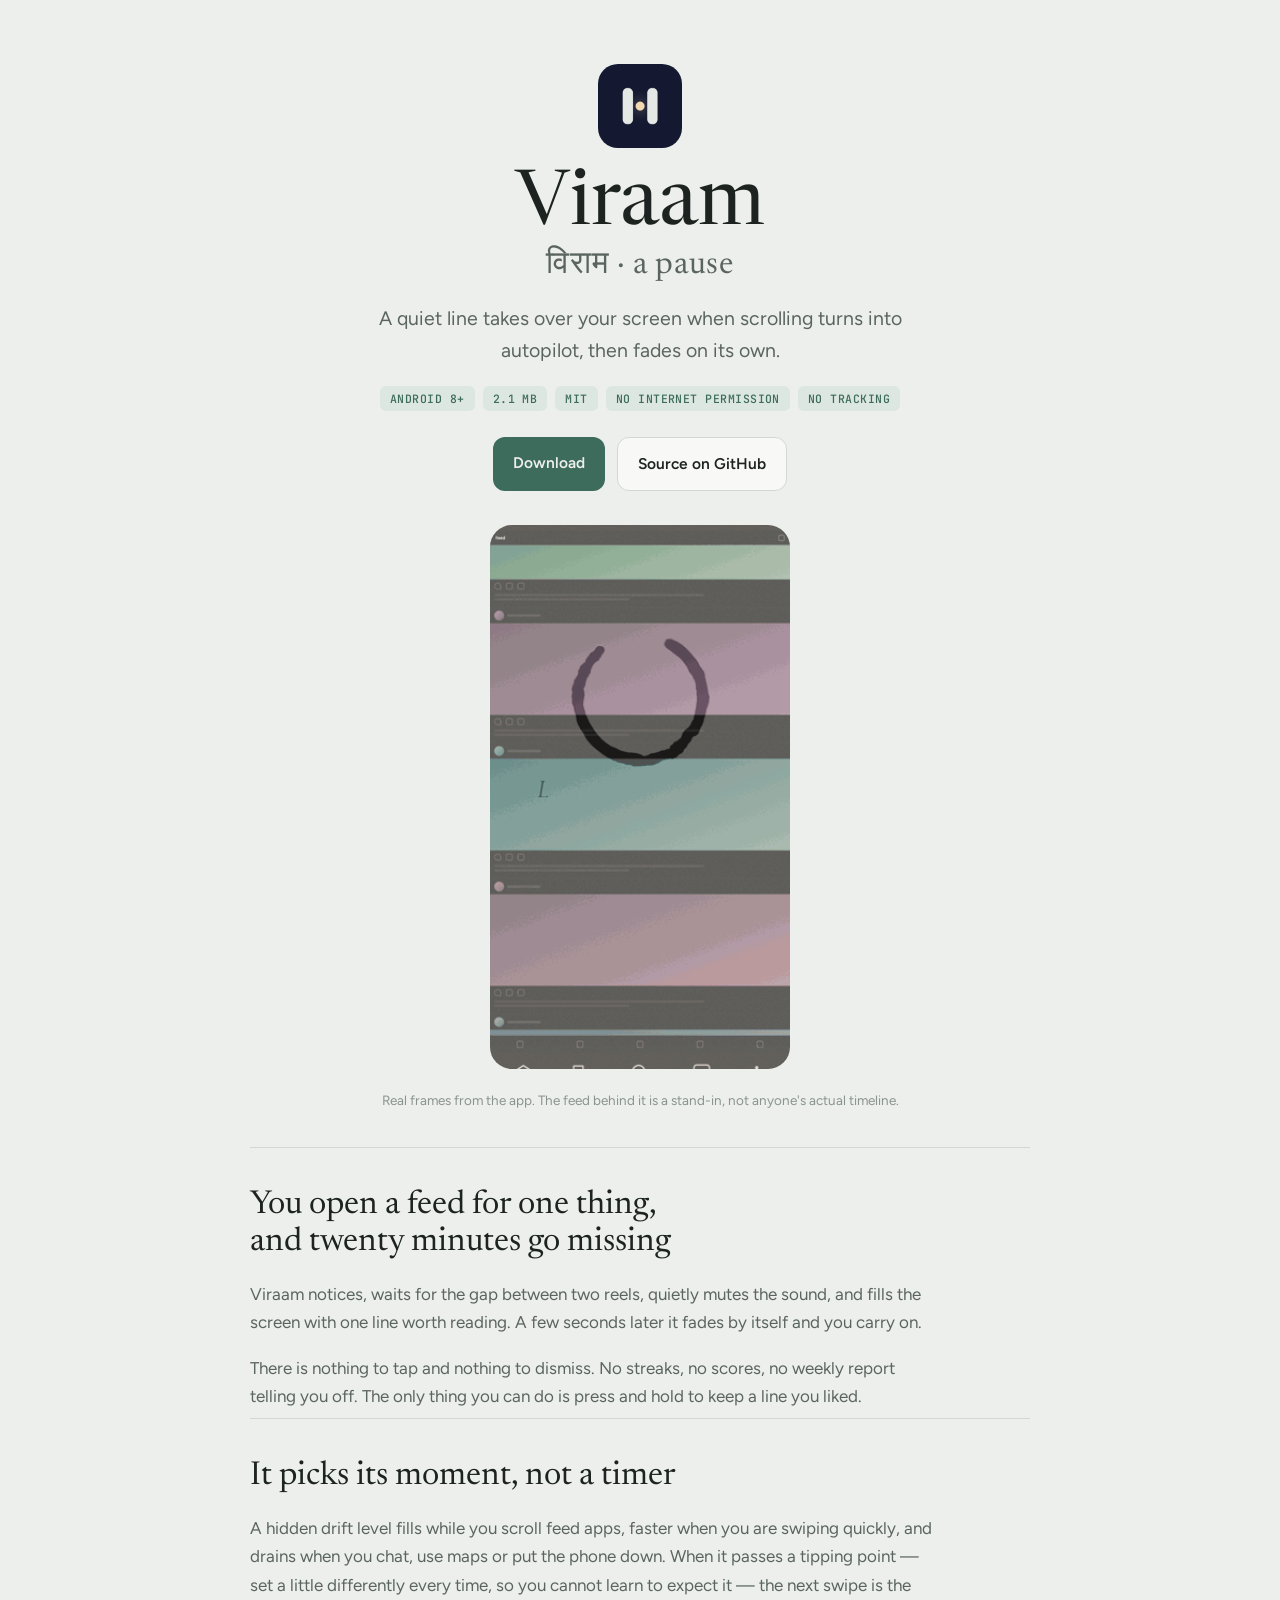
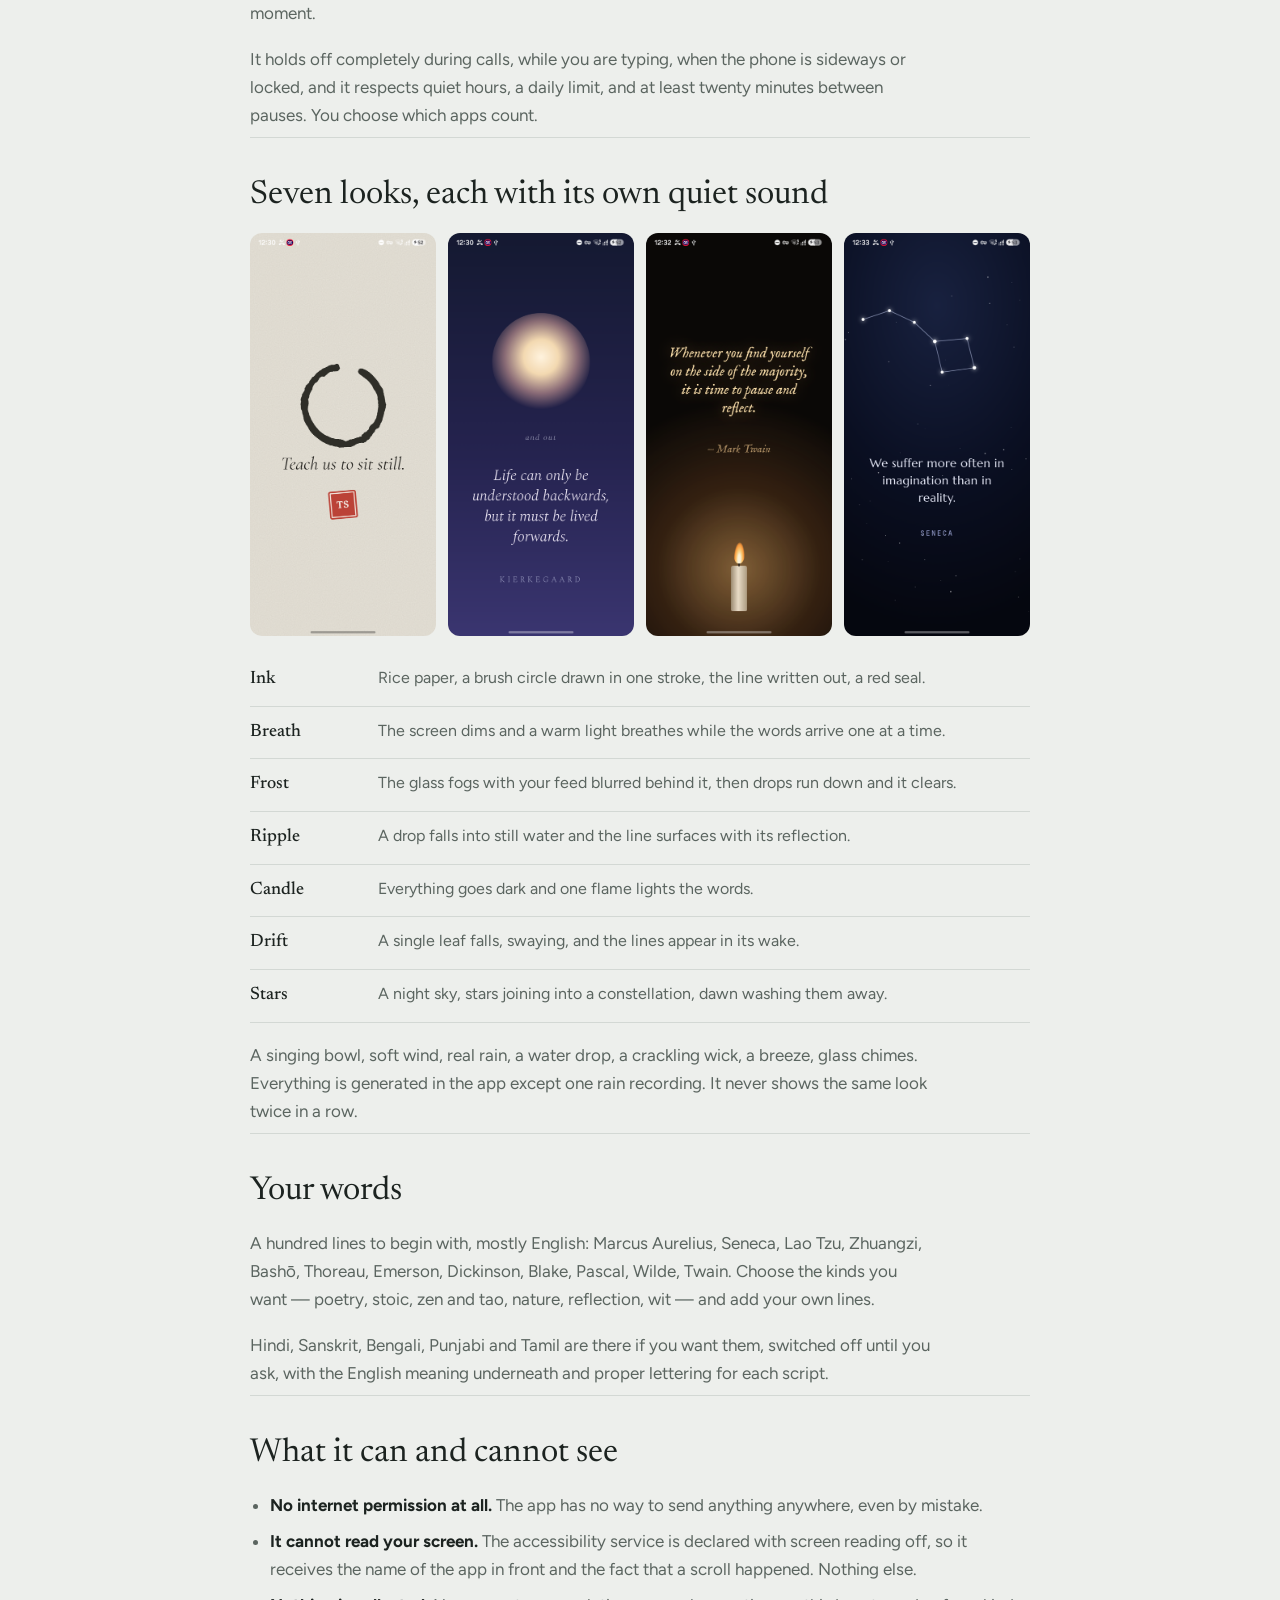
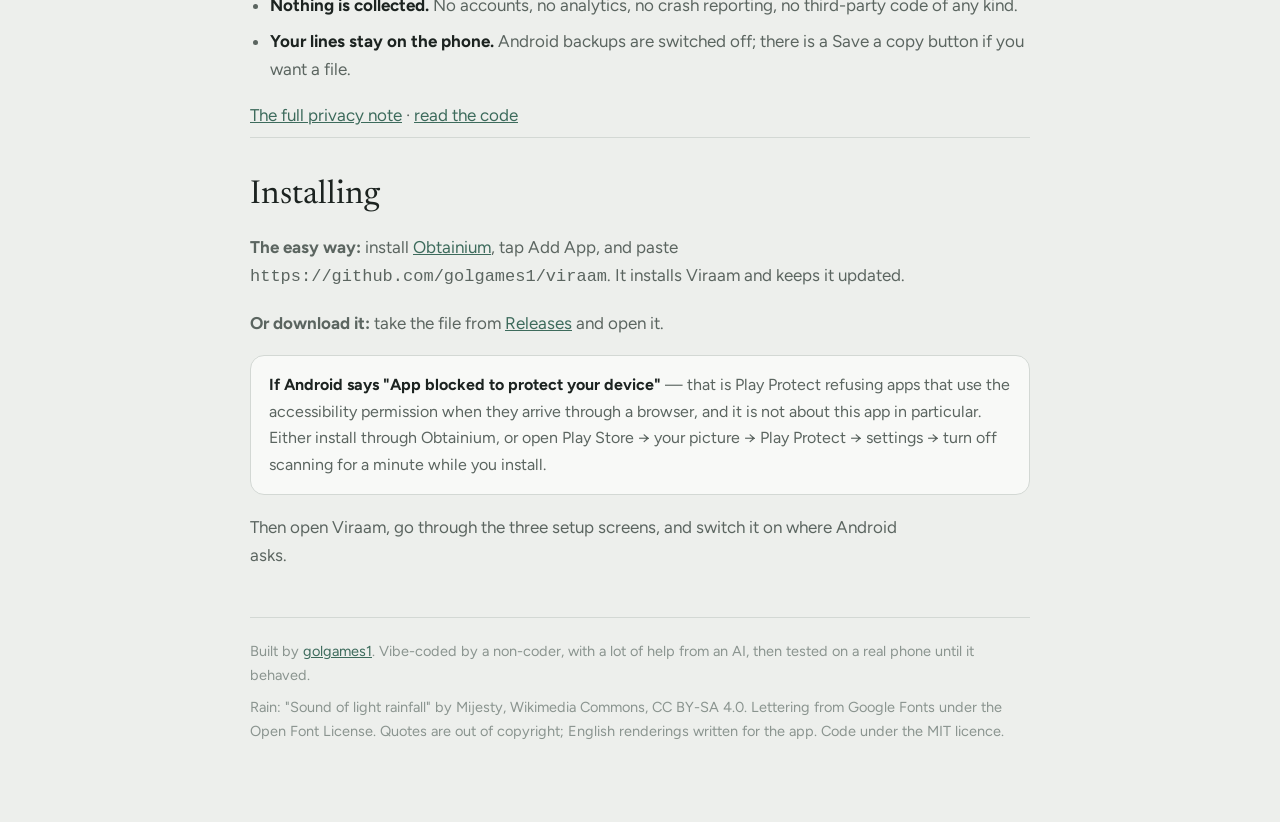
<file: docs/index.html>
<!doctype html>
<html lang="en"><head>
<meta charset="utf-8">
<meta name="viewport" content="width=device-width, initial-scale=1">
<title>Viraam — a pause, when scrolling turns into autopilot</title>
<meta name="description" content="An Android app that interrupts doomscrolling with one quiet line, then fades. No accounts, no tracking, no internet permission. Free and open source.">
<meta property="og:title" content="Viraam — a pause, when scrolling turns into autopilot">
<meta property="og:description" content="A quiet line takes over your screen when scrolling runs on autopilot, then fades on its own. No accounts, no tracking, no internet permission.">
<meta property="og:image" content="https://golgames1.github.io/viraam/social.png">
<meta property="og:url" content="https://golgames1.github.io/viraam/">
<meta name="twitter:card" content="summary_large_image">
<link rel="icon" href="icon.png">
<link rel="preconnect" href="https://fonts.googleapis.com">
<link rel="preconnect" href="https://fonts.gstatic.com" crossorigin>
<link rel="stylesheet" href="https://fonts.googleapis.com/css2?family=Newsreader:ital,opsz,wght@0,6..72,400;0,6..72,500;1,6..72,400&family=Figtree:wght@400;500;600&family=JetBrains+Mono:wght@500&display=swap">
<style>
:root{
  --ground:#EDEFEC; --raise:#F8F9F7; --ink:#1C2320; --muted:#5B6560; --faint:#8A948F;
  --rule:#D3D8D4; --accent:#3D6B5C; --soft:#DCE7E1;
  --serif:"Newsreader",Georgia,serif; --sans:"Figtree",system-ui,sans-serif; --mono:"JetBrains Mono",ui-monospace,monospace;
}
@media (prefers-color-scheme:dark){:root{
  --ground:#121614; --raise:#1A1F1C; --ink:#E4E9E6; --muted:#A2ACA7; --faint:#737D78;
  --rule:#2C3430; --accent:#8CC0AD; --soft:#1F2D28;
}}
*{box-sizing:border-box}
html,body{margin:0}
body{background:var(--ground); color:var(--ink); font:17px/1.65 var(--sans); padding-inline:20px; padding-block:0 80px}
.wrap{max-width:780px; margin-inline:auto}
h1,h2{margin:0; text-wrap:balance; font-family:var(--serif); font-weight:400}
p{margin:0}
a{color:var(--accent)}
header{padding-block:64px 36px; display:grid; gap:20px; justify-items:center; text-align:center}
header img.icon{width:84px; height:84px; border-radius:20px}
h1{font-size:clamp(44px,9vw,76px); line-height:1}
h1 .dev{display:block; font-size:.42em; color:var(--muted); letter-spacing:.02em; margin-top:6px}
.tag{font-size:19.5px; color:var(--muted); max-width:46ch}
.badges{display:flex; flex-wrap:wrap; gap:8px; justify-content:center; font:500 11.5px var(--mono); letter-spacing:.04em}
.badges span{background:var(--soft); color:var(--accent); border-radius:6px; padding:5px 10px}
.cta{display:flex; flex-wrap:wrap; gap:12px; justify-content:center; padding-top:6px}
.cta a{text-decoration:none; font-weight:600; font-size:15.5px; border-radius:12px; padding:13px 20px}
.cta a.p{background:var(--accent); color:var(--ground)}
.cta a.s{border:1px solid var(--rule); color:var(--ink); background:var(--raise)}
.loop{display:block; width:100%; max-width:300px; margin:14px auto 0; border-radius:22px}
section{border-top:1px solid var(--rule); padding-block:40px 8px; display:grid; gap:18px}
h2{font-size:clamp(25px,3.6vw,33px); line-height:1.12}
.lede{color:var(--muted); max-width:62ch}
.shots{display:grid; grid-template-columns:repeat(auto-fit,minmax(150px,1fr)); gap:12px}
.shots img{width:100%; border-radius:12px; display:block}
.looks{display:grid; gap:0}
.looks div{display:grid; grid-template-columns:minmax(0,110px) minmax(0,1fr); gap:18px; padding:11px 0; border-bottom:1px solid var(--rule)}
.looks b{font-family:var(--serif); font-weight:500; font-size:18px}
.looks span{color:var(--muted); font-size:16px}
.note{background:var(--raise); border:1px solid var(--rule); border-radius:14px; padding:16px 18px; font-size:16px; color:var(--muted)}
.note b{color:var(--ink)}
ul{margin:0; padding-left:20px; display:grid; gap:8px; color:var(--muted)}
ul b{color:var(--ink)}
footer{border-top:1px solid var(--rule); margin-top:40px; padding-top:22px; font-size:14.5px; color:var(--faint); display:grid; gap:8px}
@media (max-width:560px){ .looks div{grid-template-columns:1fr; gap:2px} }
</style>
</head><body>
<div class="wrap">

<header>
  <img class="icon" src="icon.png" alt="">
  <h1>Viraam<span class="dev">विराम · a pause</span></h1>
  <p class="tag">A quiet line takes over your screen when scrolling turns into autopilot, then fades on its own.</p>
  <div class="badges"><span>ANDROID 8+</span><span>2.1 MB</span><span>MIT</span><span>NO INTERNET PERMISSION</span><span>NO TRACKING</span></div>
  <div class="cta">
    <a class="p" href="https://github.com/golgames1/viraam/releases/latest">Download</a>
    <a class="s" href="https://github.com/golgames1/viraam">Source on GitHub</a>
  </div>
  <img class="loop" src="loop.gif" alt="A quote fades in over a feed, then fades away">
  <p style="font-size:13.5px;color:var(--faint)">Real frames from the app. The feed behind it is a stand-in, not anyone's actual timeline.</p>
</header>

<section>
  <h2>You open a feed for one thing, and twenty minutes go missing</h2>
  <p class="lede">Viraam notices, waits for the gap between two reels, quietly mutes the sound, and fills the screen with one line worth reading. A few seconds later it fades by itself and you carry on.</p>
  <p class="lede">There is nothing to tap and nothing to dismiss. No streaks, no scores, no weekly report telling you off. The only thing you can do is press and hold to keep a line you liked.</p>
</section>

<section>
  <h2>It picks its moment, not a timer</h2>
  <p class="lede">A hidden drift level fills while you scroll feed apps, faster when you are swiping quickly, and drains when you chat, use maps or put the phone down. When it passes a tipping point — set a little differently every time, so you cannot learn to expect it — the next swipe is the moment.</p>
  <p class="lede">It holds off completely during calls, while you are typing, when the phone is sideways or locked, and it respects quiet hours, a daily limit, and at least twenty minutes between pauses. You choose which apps count.</p>
</section>

<section>
  <h2>Seven looks, each with its own quiet sound</h2>
  <div class="shots">
    <img src="ink.png" alt="Ink"><img src="breath.png" alt="Breath"><img src="candle.png" alt="Candle"><img src="stars.png" alt="Stars">
  </div>
  <div class="looks">
    <div><b>Ink</b><span>Rice paper, a brush circle drawn in one stroke, the line written out, a red seal.</span></div>
    <div><b>Breath</b><span>The screen dims and a warm light breathes while the words arrive one at a time.</span></div>
    <div><b>Frost</b><span>The glass fogs with your feed blurred behind it, then drops run down and it clears.</span></div>
    <div><b>Ripple</b><span>A drop falls into still water and the line surfaces with its reflection.</span></div>
    <div><b>Candle</b><span>Everything goes dark and one flame lights the words.</span></div>
    <div><b>Drift</b><span>A single leaf falls, swaying, and the lines appear in its wake.</span></div>
    <div><b>Stars</b><span>A night sky, stars joining into a constellation, dawn washing them away.</span></div>
  </div>
  <p class="lede">A singing bowl, soft wind, real rain, a water drop, a crackling wick, a breeze, glass chimes. Everything is generated in the app except one rain recording. It never shows the same look twice in a row.</p>
</section>

<section>
  <h2>Your words</h2>
  <p class="lede">A hundred lines to begin with, mostly English: Marcus Aurelius, Seneca, Lao Tzu, Zhuangzi, Bashō, Thoreau, Emerson, Dickinson, Blake, Pascal, Wilde, Twain. Choose the kinds you want — poetry, stoic, zen and tao, nature, reflection, wit — and add your own lines.</p>
  <p class="lede">Hindi, Sanskrit, Bengali, Punjabi and Tamil are there if you want them, switched off until you ask, with the English meaning underneath and proper lettering for each script.</p>
</section>

<section>
  <h2>What it can and cannot see</h2>
  <ul>
    <li><b>No internet permission at all.</b> The app has no way to send anything anywhere, even by mistake.</li>
    <li><b>It cannot read your screen.</b> The accessibility service is declared with screen reading off, so it receives the name of the app in front and the fact that a scroll happened. Nothing else.</li>
    <li><b>Nothing is collected.</b> No accounts, no analytics, no crash reporting, no third-party code of any kind.</li>
    <li><b>Your lines stay on the phone.</b> Android backups are switched off; there is a Save a copy button if you want a file.</li>
  </ul>
  <p class="lede"><a href="https://github.com/golgames1/viraam/blob/main/PRIVACY.md">The full privacy note</a> · <a href="https://github.com/golgames1/viraam">read the code</a></p>
</section>

<section>
  <h2>Installing</h2>
  <p class="lede"><b>The easy way:</b> install <a href="https://github.com/ImranR98/Obtainium">Obtainium</a>, tap Add App, and paste <code>https://github.com/golgames1/viraam</code>. It installs Viraam and keeps it updated.</p>
  <p class="lede"><b>Or download it:</b> take the file from <a href="https://github.com/golgames1/viraam/releases/latest">Releases</a> and open it.</p>
  <div class="note"><b>If Android says "App blocked to protect your device"</b> — that is Play Protect refusing apps that use the accessibility permission when they arrive through a browser, and it is not about this app in particular. Either install through Obtainium, or open Play Store → your picture → Play Protect → settings → turn off scanning for a minute while you install.</div>
  <p class="lede">Then open Viraam, go through the three setup screens, and switch it on where Android asks.</p>
</section>

<footer>
  <p>Built by <a href="https://github.com/golgames1">golgames1</a>. Vibe-coded by a non-coder, with a lot of help from an AI, then tested on a real phone until it behaved.</p>
  <p>Rain: "Sound of light rainfall" by Mijesty, Wikimedia Commons, CC BY-SA 4.0. Lettering from Google Fonts under the Open Font License. Quotes are out of copyright; English renderings written for the app. Code under the MIT licence.</p>
</footer>

</div>
</body></html>
</file>
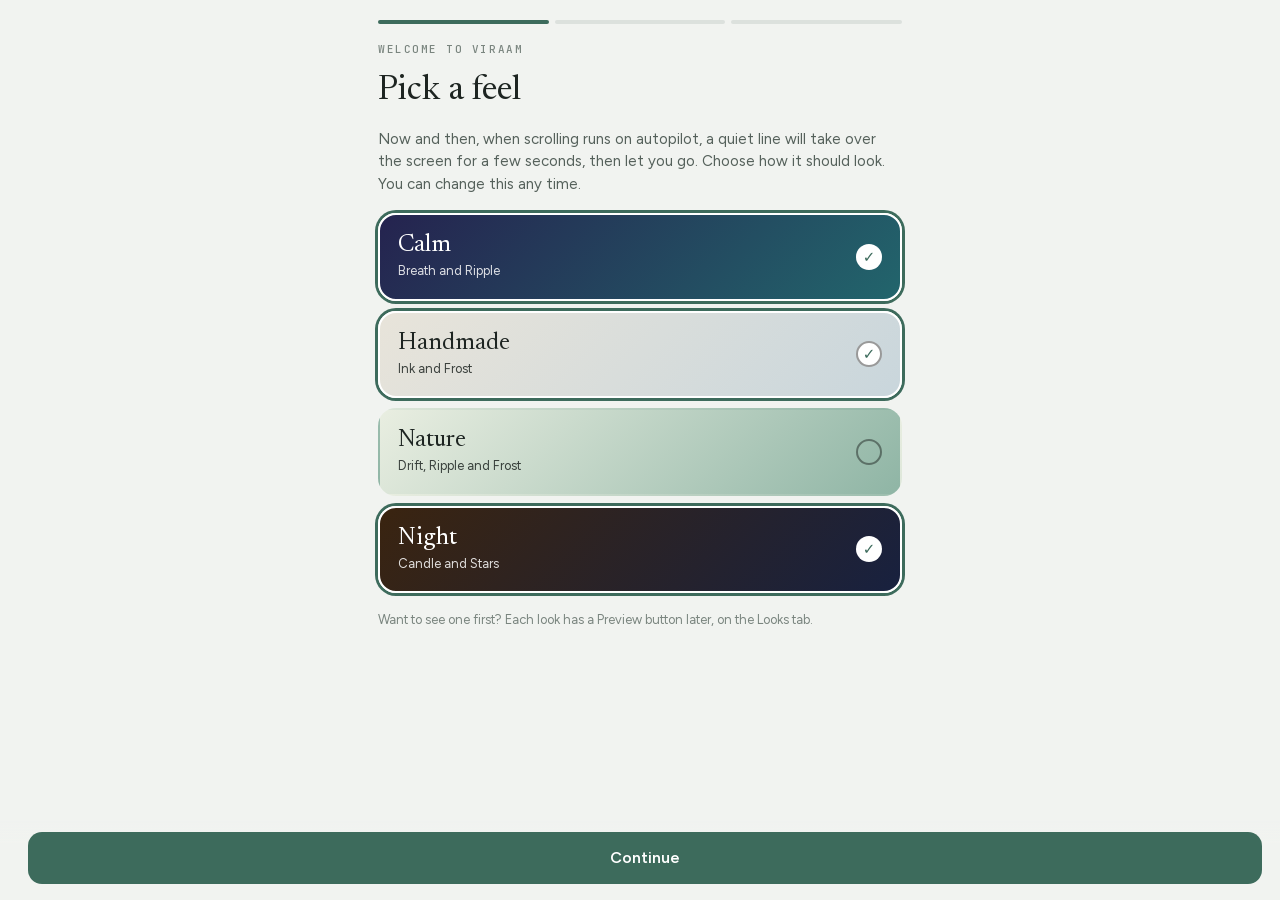
<file: app/src/main/assets/settings.html>
<!doctype html>
<html lang="en"><head>
<meta charset="utf-8">
<meta name="viewport" content="width=device-width, initial-scale=1">
<link rel="stylesheet" href="fonts.css">
<style>
:root{
  --bg:#F1F3F0; --card:#fff; --ink:#1D2421; --muted:#55615B; --faint:#7A857F; --line:#DCE1DD; --chipline:#CBD3CE;
  --moss:#3D6B5C; --moss-soft:#DCE7E1;
  --serif:"Newsreader",Georgia,serif; --sans:"Figtree",system-ui,sans-serif; --mono:"JetBrains Mono",monospace;
}
*{box-sizing:border-box}
html,body{margin:0; background:var(--bg); color:var(--ink); font:15px/1.5 var(--sans); -webkit-tap-highlight-color:transparent}
button{font:inherit; color:inherit}
button:focus-visible, input:focus-visible, textarea:focus-visible, select:focus-visible{outline:2px solid var(--moss); outline-offset:2px}
h1,h2{margin:0; font-family:var(--serif); font-weight:400; text-wrap:balance}
p{margin:0}
[hidden]{display:none !important}

.page{padding:20px 18px 110px; display:grid; gap:18px; max-width:560px; margin:0 auto}
.kick{font:500 11px var(--mono); letter-spacing:.14em; text-transform:uppercase; color:var(--faint)}
h1{font-size:34px; line-height:1.05}
h2{font-size:26px; line-height:1.1}
.lede{color:var(--muted)}
.lbl{font:600 12px var(--sans); letter-spacing:.06em; text-transform:uppercase; color:var(--faint); margin-bottom:8px; display:flex; justify-content:space-between; align-items:baseline}
.lbl em{font-style:normal; font-weight:500; letter-spacing:0; text-transform:none; color:var(--moss)}
.note{font-size:13px; color:var(--faint); line-height:1.45}

/* status */
.status{display:grid; grid-template-columns:auto 1fr auto; gap:12px; align-items:center; background:var(--card); border-radius:16px; padding:14px 16px; box-shadow:0 1px 0 var(--line)}
.status .dot{width:10px; height:10px; border-radius:50%; background:#C9A15E}
.status.on .dot{background:var(--moss); box-shadow:0 0 0 4px var(--moss-soft)}
.status > span > b{display:block; font-weight:600}
.status small{display:block; color:var(--muted); font-size:13px; line-height:1.35}
.meter{height:4px; border-radius:2px; background:var(--line); margin-top:6px; overflow:hidden}
.meter i{display:block; height:100%; background:var(--moss); transition:width .6s}
.btn{border:0; border-radius:10px; padding:10px 14px; background:var(--moss); color:#fff; font-weight:600; font-size:14px; cursor:pointer; white-space:nowrap}
.btn.ghost{background:var(--card); color:var(--moss); border:1px solid var(--chipline)}
.btn.big{width:100%; padding:14px; font-size:16px; border-radius:14px}

/* controls */
.seg{display:grid; grid-auto-flow:column; grid-auto-columns:1fr; background:#E3E8E4; border-radius:12px; padding:3px; gap:2px}
.seg button{border:0; background:none; border-radius:10px; padding:10px 4px; font-weight:600; font-size:13.5px; color:var(--muted); cursor:pointer}
.seg button[aria-pressed="true"]{background:#fff; color:var(--ink); box-shadow:0 1px 3px rgba(0,0,0,.12)}
.group{background:var(--card); border-radius:14px; padding:2px 14px}
.row{display:flex; justify-content:space-between; align-items:center; gap:12px; padding:12px 0; border-bottom:1px solid #E8ECE9}
.row:last-child{border-bottom:0}
.row .sub{display:block; font-size:12.5px; color:var(--faint)}
.tog{position:relative; width:46px; height:28px; border-radius:14px; border:0; background:#CBD3CE; cursor:pointer; flex:none; transition:background .2s}
.tog::after{content:""; position:absolute; top:3px; left:3px; width:22px; height:22px; border-radius:50%; background:#fff; box-shadow:0 1px 2px rgba(0,0,0,.2); transition:transform .2s}
.tog[aria-pressed="true"]{background:var(--moss)}
.tog[aria-pressed="true"]::after{transform:translateX(18px)}
.chips{display:flex; flex-wrap:wrap; gap:8px}
.chip{border:1px solid var(--chipline); background:#fff; border-radius:999px; padding:8px 14px; font-size:14px; font-weight:500; cursor:pointer}
.chip[aria-pressed="true"]{background:var(--moss); border-color:var(--moss); color:#fff}
.chip.script{font-size:16px; padding:6px 14px}
.stepper{display:flex; align-items:center; gap:8px; font:500 13px var(--mono); color:var(--muted)}
.stepper button{width:32px; height:32px; border-radius:50%; border:1px solid var(--chipline); background:#fff; font:600 17px/1 var(--sans); cursor:pointer}
.stepper span{min-width:50px; text-align:center}

/* looks */
.tiles{display:grid; grid-template-columns:1fr 1fr; gap:10px}
.tile{position:relative}
.tile .sel{display:grid; align-content:end; width:100%; height:112px; border:0; border-radius:16px; padding:12px; text-align:left; font-weight:600; font-size:16px; cursor:pointer; transition:opacity .2s, filter .2s}
.tile .sel small{display:block; font-weight:500; font-size:12px; opacity:.8}
.tile .sel[aria-pressed="false"]{opacity:.38; filter:grayscale(.8)}
.tile .tick{position:absolute; top:10px; left:10px; width:20px; height:20px; border-radius:50%; background:rgba(255,255,255,.92); display:grid; place-items:center; pointer-events:none}
.tile .tick svg{width:12px; height:12px; fill:none; stroke:#1D2421; stroke-width:2}
.tile .sel[aria-pressed="false"] ~ .tick{display:none}
.tile .star{position:absolute; top:6px; right:6px; width:34px; height:34px; border:0; background:none; cursor:pointer; display:grid; place-items:center}
.tile .star svg{width:18px; height:18px; stroke-width:1.4; stroke-linejoin:round}
.tile .star[aria-pressed="true"] svg{fill:#F2C14E; stroke:#B8872A}
.tile .star[aria-pressed="false"] svg{fill:none; stroke:rgba(255,255,255,.85)}
.tile.light .star[aria-pressed="false"] svg{stroke:rgba(0,0,0,.35)}
.tile .play{position:absolute; right:10px; bottom:10px; border:0; border-radius:999px; padding:5px 10px; font:600 12px var(--sans); background:rgba(255,255,255,.88); color:#1D2421; cursor:pointer}

/* words */
.mixbar{display:flex; height:10px; border-radius:5px; overflow:hidden; background:var(--line); margin-bottom:10px}
.mixbar i{display:block; height:100%}
.mixrow{display:grid; grid-template-columns:12px 1fr auto; gap:10px; align-items:center; padding:4px 0}
.mixrow .d{width:12px; height:12px; border-radius:50%}
.qcard{background:#fff; border-radius:16px; padding:18px; display:grid; gap:8px; box-shadow:0 1px 0 var(--line)}
.qcard .qt{font-size:20px; line-height:1.5}
.qcard .qtr{font:italic 15px/1.45 var(--serif); color:var(--muted)}
.qcard .qby{font:500 10.5px var(--mono); letter-spacing:.1em; text-transform:uppercase; color:var(--faint)}
.link{justify-self:start; border:0; background:none; padding:4px 0; color:var(--moss); font-weight:600; cursor:pointer}

/* your own */
.mine{display:grid; gap:8px}
.mq{background:#fff; border-radius:12px; padding:12px 14px; display:grid; grid-template-columns:1fr auto; gap:4px 10px; align-items:start}
.mq p{font:italic 16px/1.4 var(--serif)}
.mq small{grid-column:1; font:500 10.5px var(--mono); letter-spacing:.08em; text-transform:uppercase; color:var(--faint)}
.mq .x{grid-row:1 / span 2; grid-column:2; border:0; background:none; color:var(--faint); font-size:20px; line-height:1; padding:2px 4px; cursor:pointer}
.add{display:grid; gap:8px; background:#fff; border-radius:14px; padding:14px}
.add textarea, .add input, .add select{width:100%; font:15px var(--sans); color:var(--ink); border:1px solid var(--chipline); border-radius:10px; padding:10px 12px; background:#FAFBFA; resize:none}
.add .two{display:grid; grid-template-columns:1fr auto; gap:8px}

.status .facts{margin-top:6px; font-size:12px; color:var(--faint)}
.pauserow{display:grid; grid-auto-flow:column; grid-auto-columns:1fr; gap:10px; margin-top:-8px}
.two2{display:grid; grid-template-columns:1fr 1fr; gap:10px}
.mqbtns{grid-row:1 / span 2; grid-column:2; display:flex; gap:2px}
select.tsel{font:500 14px var(--sans); color:var(--ink); background:#fff; border:1px solid var(--chipline); border-radius:10px; padding:8px 10px}

/* tab bar */
.tabbar{position:fixed; left:0; right:0; bottom:0; display:grid; grid-template-columns:repeat(4,1fr); background:#F8F9F7; border-top:1px solid var(--line); padding:6px 4px 10px}
.tabbar button{border:0; background:none; display:grid; justify-items:center; gap:3px; padding:6px 0; font:600 12px var(--sans); color:var(--faint); cursor:pointer}
.tabbar svg{width:22px; height:22px; fill:none; stroke:currentColor; stroke-width:1.5; stroke-linecap:round; stroke-linejoin:round}
.tabbar button[aria-pressed="true"]{color:var(--moss)}

/* onboarding */
.feel{display:grid; gap:10px}
.feel button{display:grid; grid-template-columns:1fr auto; align-items:center; gap:4px 12px; text-align:left; border:2px solid transparent; border-radius:18px; padding:18px; cursor:pointer; color:#fff}
.feel button b{font:400 24px var(--serif)}
.feel button span{grid-column:1; font-size:13px; opacity:.85}
.feel button i{grid-row:1 / span 2; grid-column:2; width:26px; height:26px; border-radius:50%; border:2px solid rgba(255,255,255,.8); display:grid; place-items:center; font-style:normal}
.feel button[aria-pressed="true"]{border-color:#fff; box-shadow:0 0 0 3px var(--moss)}
.feel button[aria-pressed="true"] i{background:#fff; color:var(--moss)}
.feel button.light{color:#1D2421} .feel button.light i{border-color:rgba(0,0,0,.4)}
.steps{display:flex; gap:6px}
.steps i{flex:1; height:4px; border-radius:2px; background:var(--line)}
.steps i.on{background:var(--moss)}
.perm{display:grid; gap:10px; background:#fff; border-radius:16px; padding:18px}
.perm ol{margin:0; padding-left:20px; display:grid; gap:6px; color:var(--muted)}
.foot{position:fixed; left:0; right:0; bottom:0; padding:12px 18px 16px; background:linear-gradient(rgba(241,243,240,0),var(--bg) 30%); display:grid; grid-template-columns:auto 1fr; gap:10px}
</style>
<script src="quotes.js"></script>
</head>
<body>
<div id="root"></div>

<script>
var A=window.Android||{getPrefs:function(){return localStorage.getItem('p')||'{}';},setPrefs:function(s){localStorage.setItem('p',s);},serviceOn:function(){return false;},meter:function(){return -1;},openAccessibility:function(){},testIn:function(){},preview:function(){},installedApps:function(){return '{}';},status:function(){return '{}';},pauseFor:function(){},share:function(){},exportData:function(){},importData:function(){}};
var S=JSON.parse(A.getPrefs());
var view={tab:'looks', onbStep:0, sample:null};
var root=document.getElementById('root');

var LOOKS=[
  {id:'ink',w:'Any time',bg:'#E8E4DA',fg:'#1C1B18',light:1},
  {id:'breath',w:'Any time',bg:'linear-gradient(180deg,#141931,#3A3570)',fg:'#ECE6F4'},
  {id:'frost',w:'Any time',bg:'linear-gradient(160deg,#E4EBEE,#B7C7CF)',fg:'#243640',light:1},
  {id:'ripple',w:'Daytime',bg:'radial-gradient(130% 90% at 50% 70%,#22656C,#0A2A33)',fg:'#E6F3EF'},
  {id:'candle',w:'After sunset',bg:'radial-gradient(circle at 50% 95%,#8a5420,#0A0806 65%)',fg:'#F1D6A4'},
  {id:'drift',w:'Daytime',bg:'linear-gradient(180deg,#E9EEE1,#F4EEE0)',fg:'#3E3A2E',light:1},
  {id:'stars',w:'After sunset',bg:'radial-gradient(120% 80% at 50% 15%,#18213F,#05070F)',fg:'#E3E6F5'}
];
var LCOL={en:'#3D6B5C',hi:'#C46A4A',ur:'#5B6FA8',sa:'#B8923F',bn:'#8E5B8C',pa:'#D08A3C',ta:'#4F8E8E'};
var FEELS=[
  {id:'calm',n:'Calm',d:'Breath and Ripple',looks:['breath','ripple'],bg:'linear-gradient(135deg,#25234F,#22656C)'},
  {id:'hand',n:'Handmade',d:'Ink and Frost',looks:['ink','frost'],bg:'linear-gradient(135deg,#E8E4DA,#C9D6DC)',light:1},
  {id:'nature',n:'Nature',d:'Drift, Ripple and Frost',looks:['drift','ripple','frost'],bg:'linear-gradient(135deg,#E9EEE1,#8FB5A5)',light:1},
  {id:'night',n:'Night',d:'Candle and Stars',looks:['candle','stars'],bg:'linear-gradient(135deg,#3a2410,#18213F)'}
];
var feelSel={calm:1,hand:1,night:1};

var check='<svg viewBox="0 0 10 10"><path d="M2 5.2l2 2L8 3"/></svg>';
var star='<svg viewBox="0 0 20 20"><path d="M10 2.5l2.3 4.7 5.2.8-3.8 3.6.9 5.1-4.6-2.4-4.6 2.4.9-5.1L2.5 8l5.2-.8z"/></svg>';
function esc(s){return String(s==null?'':s).replace(/[&<>"]/g,function(c){return {'&':'&amp;','<':'&lt;','>':'&gt;','"':'&quot;'}[c];});}
function P(b){return b?'true':'false';}
function save(){
  // lines kept from an interlude are written by the app, so pick those up before saving
  if(!view.keptEdit){ try{ S.kept=JSON.parse(A.getPrefs()).kept||[]; }catch(e){} }
  view.keptEdit=false;
  A.setPrefs(JSON.stringify(S));
}
function seg(key,opts){return '<div class="seg" role="group">'+opts.map(function(o){return '<button type="button" data-set="'+key+'" data-val="'+o[0]+'" aria-pressed="'+P(S[key]===o[0])+'">'+o[1]+'</button>';}).join('')+'</div>';}
function tog(key,label,sub){return '<div class="row"><span>'+label+(sub?'<span class="sub">'+sub+'</span>':'')+'</span><button type="button" class="tog" data-tog="'+key+'" aria-pressed="'+P(S[key])+'" aria-label="'+esc(label)+'"></button></div>';}
function timeSel(key){
  var out='<select class="tsel" data-time="'+key+'" aria-label="'+key+'">';
  for(var m=0;m<24*60;m+=30){
    var hh=Math.floor(m/60), mm=m%60, v=('0'+hh).slice(-2)+':'+('0'+mm).slice(-2);
    var label=((hh%12)||12)+':'+('0'+mm).slice(-2)+' '+(hh<12?'am':'pm');
    out+='<option value="'+v+'"'+(S[key]===v?' selected':'')+'>'+label+'</option>';
  }
  return out+'</select>';
}
function langOf(id){return LANGS.filter(function(l){return l.id===id;})[0];}
function fontFor(l){ return l==='en'?'var(--serif)':SCRIPT_FONT[l]; }

/* ---------- sample from the current mix ---------- */
function pickSample(){
  var p=libraryPool(S); if(!p.length){ view.sample=null; return; }
  var q=weighted(p,function(x){return S.w[x.l]||1;});
  if(q===view.sample && p.length>1) return pickSample();
  view.sample=q;
}

/* ---------- blocks shared by onboarding and tabs ---------- */
function wordsBlock(){
  var pool=libraryPool(S), on=LANGS.filter(function(l){return S.w[l.id];});
  var h='<div><p class="lbl">What kind <em>'+GENRES.filter(function(g){return S.genres[g];}).length+' chosen</em></p><div class="chips">'+
    GENRES.map(function(g){return '<button type="button" class="chip" data-genre="'+esc(g)+'" aria-pressed="'+P(S.genres[g])+'">'+esc(g)+'</button>';}).join('')+'</div></div>';
  h+='<div><p class="lbl">Languages <em>'+on.length+' chosen</em></p><div class="chips">'+
    LANGS.map(function(l){return '<button type="button" class="chip script" data-lang="'+l.id+'" aria-pressed="'+P(S.w[l.id])+'" style="font-family:'+fontFor(l.id)+'" aria-label="'+l.n+'">'+l.s+'</button>';}).join('')+'</div></div>';
  if(on.length>1){
    var tot=0; on.forEach(function(l){tot+=S.w[l.id];});
    h+='<div><p class="lbl">Your mix</p><div class="mixbar">'+on.map(function(l){return '<i style="background:'+LCOL[l.id]+';flex-grow:'+S.w[l.id]+'"></i>';}).join('')+'</div>'+
      on.map(function(l){return '<div class="mixrow"><i class="d" style="background:'+LCOL[l.id]+'"></i><span>'+l.n+' <span class="note">· '+Math.round(S.w[l.id]/tot*100)+'%</span></span><span class="stepper"><button type="button" data-w="'+l.id+'" data-d="-1" aria-label="Less '+l.n+'">−</button><span>'+['','Less','Equal','More'][S.w[l.id]]+'</span><button type="button" data-w="'+l.id+'" data-d="1" aria-label="More '+l.n+'">+</button></span></div>';}).join('')+'</div>';
  }
  h+='<div class="group">'+tog('showTr','Show English meaning','Under lines in other languages')+'</div>';
  if(view.sample && pool.indexOf(view.sample)<0) view.sample=null;
  if(!view.sample) pickSample();
  h+='<div><p class="lbl">From your mix <em>'+pool.length+' lines</em></p>';
  if(view.sample){
    var q=view.sample;
    h+='<div class="qcard"><p class="qt" style="font-family:'+fontFor(q.l)+(q.l==='ur'?';direction:rtl;line-height:2.1':'')+'">'+esc(q.t)+'</p>'+
      (q.tr&&S.showTr?'<p class="qtr">'+esc(q.tr)+'</p>':'')+'<p class="qby">'+esc(q.a)+' · '+langOf(q.l).n+'</p><button type="button" class="link" data-act="another">Show another →</button></div>';
  } else h+='<div class="qcard"><p class="qtr">Nothing matches that mix yet. Try adding <b>Poetry</b> or <b>English</b>.</p></div>';
  return h+'</div>';
}

/* ---------- tabs ---------- */
var TABS={
  looks:function(){
    var n=LOOK_IDS.filter(function(id){return S.on[id];}).length;
    var h='<div>'+seg('mode',[['rotate','Rotate my picks'],['one','Always one']])+'</div>';
    h+='<div><p class="lbl">'+(S.mode==='rotate'?'In rotation <em>'+n+' of 7</em>':'Pick one')+'</p><div class="tiles">'+LOOKS.map(function(l){
      return '<div class="tile'+(l.light?' light':'')+'"><button type="button" class="sel" data-look="'+l.id+'" aria-pressed="'+P(S.on[l.id])+'" style="background:'+l.bg+';color:'+l.fg+'">'+LOOK_NAMES[l.id]+'<small>'+l.w+'</small></button><span class="tick">'+check+'</span>'+
        (S.mode==='rotate'?'<button type="button" class="star" data-fav="'+l.id+'" aria-pressed="'+P(S.fav[l.id])+'" aria-label="Favourite '+LOOK_NAMES[l.id]+'">'+star+'</button>':'')+
        '<button type="button" class="play" data-preview="'+l.id+'">▶ Preview</button></div>';
    }).join('')+'</div></div>';
    h+='<div class="group">'+tog('timeOfDay','Let time of day choose','Candle and Stars after dark, Drift and Ripple by day')+'</div>';
    h+='<p class="note">'+(S.mode==='rotate'?'Starred looks come up about twice as often. Never the same look twice in a row.':'Only this look will appear.')+'</p>';
    return h;
  },
  words:wordsBlock,
  yours:function(){
    var h='<div><p class="lbl">Your lines <em>'+S.mine.length+'</em></p><div class="mine">'+(S.mine.length?'':'<p class="note">Nothing yet. Add a line below: a reminder, something someone once told you, a line from a book.</p>')+
      S.mine.map(function(m,i){ return '<div class="mq"><p>'+esc(m.t)+'</p><small>'+(m.a?esc(m.a)+' · ':'')+(m.look==='any'?'Any look':LOOK_NAMES[m.look])+'</small><button type="button" class="x" data-del="'+i+'" aria-label="Remove">×</button></div>'; }).join('')+'</div></div>';
    h+='<div class="add"><p class="lbl">Add a line</p><textarea id="yl" rows="2" maxlength="200" placeholder="Something worth pausing for"></textarea><input id="ya" type="text" maxlength="40" placeholder="Who said it (optional)">'+
      '<div class="two"><select id="ylook" aria-label="Show in"><option value="any">Any look</option>'+LOOK_IDS.map(function(id){return '<option value="'+id+'">'+LOOK_NAMES[id]+'</option>';}).join('')+'</select><button type="button" class="btn" data-act="add">Add</button></div></div>';
    h+='<div><p class="lbl">How often yours appear</p>'+seg('freq',[['sometimes','Now & then'],['often','Often'],['only','Only mine']])+'</div>';
    var kept=(S.kept||[]).slice().reverse();
    h+='<div><p class="lbl">Kept <em>'+kept.length+'</em></p><div class="mine">'+(kept.length?'':'<p class="note">Press and hold any interlude to keep its line here.</p>')+
      kept.map(function(k){ var i=S.kept.indexOf(k); return '<div class="mq"><p style="font-family:'+fontFor(k.l||'en')+(k.l&&k.l!=='en'?';font-style:normal':'')+'">'+esc(k.t)+'</p><small>'+esc(k.a)+' · '+(LOOK_NAMES[k.look]||'')+'</small><span class="mqbtns"><button type="button" class="x" data-share="'+i+'" aria-label="Share">↗</button><button type="button" class="x" data-delkept="'+i+'" aria-label="Remove">×</button></span></div>'; }).join('')+'</div></div>';
    h+='<div><p class="lbl">Backup</p><div class="two2"><button type="button" class="btn ghost" data-act="export">Save a copy</button><button type="button" class="btn ghost" data-act="import">Restore</button></div><p class="note" style="margin-top:8px">Saves your own lines and kept lines to Downloads, so they survive reinstalling the app.</p></div>';
    return h;
  },
  when:function(){
    var h='<div><p class="lbl">Strength</p>'+seg('strength',[['whisper','Whisper'],['nudge','Nudge'],['pause','Pause']])+
      '<p class="note" style="margin-top:8px">'+{whisper:'See-through, your taps pass through, about 5 seconds.',nudge:'Full screen. Tap to close it early.',pause:'Full screen. Stays until it fades.'}[S.strength]+' Press and hold to keep a line.</p></div>';
    h+='<div><p class="lbl">Sensitivity</p>'+seg('sens',[['gentle','Gentle'],['balanced','Balanced'],['watchful','Watchful']])+
      '<p class="note" style="margin-top:8px">'+{gentle:'Only after long, fast scrolling.',balanced:'After a good stretch of scrolling on autopilot.',watchful:'Steps in sooner, especially late at night.'}[S.sens]+'</p></div>';
    var have={}; try{ have=JSON.parse(A.installedApps()||'{}'); }catch(e){}
  var list=Object.keys(S.apps).filter(function(a){ return have[a]!==false; });
  var hidden=Object.keys(S.apps).length-list.length;
  h+='<div><p class="lbl">Watch these apps</p><div class="group">'+list.map(function(a){return '<div class="row"><span>'+esc(a)+'</span><button type="button" class="tog" data-app="'+esc(a)+'" aria-pressed="'+P(S.apps[a])+'" aria-label="'+esc(a)+'"></button></div>';}).join('')+'</div>'+
    (hidden?'<p class="note" style="margin-top:8px">'+hidden+' more are hidden because they are not on this phone. They appear here if you install them.</p>':'')+'</div>';
    h+='<div class="group">'+tog('quiet','Quiet hours','Nothing appears between these times')+
      (S.quiet?'<div class="row"><span>From</span>'+timeSel('quietFrom')+'</div><div class="row"><span>Until</span>'+timeSel('quietTo')+'</div>':'')+
      '<div class="row"><span>Most in a day</span><span class="stepper"><button type="button" data-act="max" data-d="-1" aria-label="Fewer">−</button><span>'+S.maxDay+'</span><button type="button" data-act="max" data-d="1" aria-label="More">+</button></span></div></div>';
    h+='<div><p class="lbl">About</p><div class="group">'+
      '<div class="row"><span>Viraam <span class="sub">विराम · a pause. Version 0.1.0</span></span></div>'+
      '<div class="row"><span>Rain recording<span class="sub">"Sound of light rainfall" by Mijesty, Wikimedia Commons, CC BY-SA 4.0</span></span></div>'+
      '<div class="row"><span>Lettering<span class="sub">Google Fonts, SIL Open Font License</span></span></div>'+
      '<div class="row"><span>The words<span class="sub">All old enough to be out of copyright. English meanings by the author.</span></span></div>'+
      '<div class="row"><span>This app<span class="sub">MIT licence · github.com/golgames1/viraam · no internet permission, nothing is collected</span></span></div>'+
    '</div></div>';
  h+='<div><p class="lbl">Sound</p>'+seg('sound',[['follow','Follow phone'],['on','Always'],['off','Off']])+'<p class="note" style="margin-top:8px">Follow phone: it plays like a video does, so it stays quiet only when Do Not Disturb is on or your media volume is down. When it stays quiet you get one soft buzz instead.</p></div>';
    return h;
  }
};
var TITLES={looks:'Looks',words:'Words',yours:'Your own',when:'When'};
var ICONS={
  looks:'<svg viewBox="0 0 20 20"><rect x="3" y="3" width="6" height="6" rx="1.5"/><rect x="11" y="3" width="6" height="6" rx="1.5"/><rect x="3" y="11" width="6" height="6" rx="1.5"/><rect x="11" y="11" width="6" height="6" rx="1.5"/></svg>',
  words:'<svg viewBox="0 0 20 20"><path d="M4 6h12M4 10h12M4 14h7"/></svg>',
  yours:'<svg viewBox="0 0 20 20"><path d="M4 16l1-4 8-8 3 3-8 8zM11 6l3 3"/></svg>',
  when:'<svg viewBox="0 0 20 20"><circle cx="10" cy="10" r="7"/><path d="M10 6v4l3 2"/></svg>'
};

function clock(ms){ if(!ms) return '-'; var d=new Date(ms); return (d.getHours()%12||12)+':'+('0'+d.getMinutes()).slice(-2)+' '+(d.getHours()<12?'am':'pm'); }
function statusHtml(){
  var on=A.serviceOn();
  if(!on) return '<div class="status" id="status"><i class="dot"></i><span><b>Viraam is off</b><small>Switch it on in Accessibility: tap <b>Viraam</b>, turn it on, then Allow. On some phones it is under "Installed apps" or "Downloaded apps".</small></span><button type="button" class="btn" data-act="enable">Turn on</button></div>';
  var st={}; try{ st=JSON.parse(A.status()||'{}'); }catch(e){}
  var paused = st.pausedUntil>Date.now();
  var why = {paused:'Paused until '+clock(st.pausedUntil), cooldown:'Next one possible after '+clock(st.nextPossible),
             'daily limit':'That is all for today ('+st.maxDay+')', 'quiet hours':'Quiet hours', locked:'Phone is locked',
             sideways:'Phone is sideways', 'on a call':'You are on a call', typing:'You are typing', showing:'Showing one now'}[st.blocked];
  var h='<div class="status '+(paused?'':'on')+'" id="status"><i class="dot"></i><span><b>'+(paused?'Paused':'On, watching gently')+'</b>'+
    '<small>'+(why||'Ready. A pause can appear any time now.')+'</small>'+
    '<div class="meter"><i style="width:'+(st.drift||0)+'%"></i></div>'+
    '<small class="facts">Drift '+(st.drift||0)+'% &middot; '+(st.today||0)+' of '+(st.maxDay||6)+' today'+
      (st.lastShown?' &middot; last at '+clock(st.lastShown):'')+'</small></span>'+
    '<button type="button" class="btn ghost" data-act="test">Try it</button></div>';
  h+='<div class="pauserow">'+(paused
      ? '<button type="button" class="btn" data-act="resume">Resume now</button>'
      : '<button type="button" class="btn ghost" data-act="pause2">Pause 2 hours</button><button type="button" class="btn ghost" data-act="pauseday">Pause for today</button>')+'</div>';
  return h;
}

/* ---------- onboarding ---------- */
function onboarding(){
  var st=view.onbStep, h='<div class="page"><div class="steps">'+[0,1,2].map(function(i){return '<i class="'+(i<=st?'on':'')+'"></i>';}).join('')+'</div>';
  if(st===0){
    h+='<p class="kick">Welcome to Viraam</p><h1>Pick a feel</h1><p class="lede">Now and then, when scrolling runs on autopilot, a quiet line will take over the screen for a few seconds, then let you go. Choose how it should look. You can change this any time.</p>';
    h+='<div class="feel">'+FEELS.map(function(f){return '<button type="button" class="'+(f.light?'light':'')+'" data-feel="'+f.id+'" aria-pressed="'+P(feelSel[f.id])+'" style="background:'+f.bg+'"><b>'+f.n+'</b><span>'+f.d+'</span><i>'+(feelSel[f.id]?'✓':'')+'</i></button>';}).join('')+'</div>';
    h+='<p class="note">Want to see one first? Each look has a Preview button later, on the Looks tab.</p>';
  } else if(st===1){
    h+='<p class="kick">Step 2 of 3</p><h1>Pick your words</h1><p class="lede">Choose any kinds and languages, and mix them freely. The sample below changes as you tap.</p>'+wordsBlock();
  } else {
    var on=A.serviceOn();
    h+='<p class="kick">Step 3 of 3</p><h1>Let it notice when you drift</h1><p class="lede">Viraam needs one permission to know when you\'ve been scrolling for a while. It only sees which app is open and when you swipe. It never reads what\'s on your screen, and nothing leaves your phone.</p>';
    h+='<div class="perm"><p><b>'+(on?'All set. Viraam is on.':'How to switch it on')+'</b></p>'+(on?'':'<ol><li>Tap <b>Open settings</b> below.</li><li>Find <b>Viraam</b>. On some phones it\'s under "Installed apps" or "Downloaded apps".</li><li>Switch it on and tap <b>Allow</b>. Android shows a strong warning here. That\'s normal for this kind of permission.</li><li>Come back to this screen.</li></ol><button type="button" class="btn big" data-act="enable">Open settings</button>')+'</div>';
  }
  h+='</div><div class="foot">'+(st>0?'<button type="button" class="btn ghost" data-act="back">Back</button>':'<span></span>')+
    '<button type="button" class="btn big" data-act="next">'+(st<2?'Continue':'Finish')+'</button></div>';
  return h;
}

function render(){
  var y=window.scrollY;
  if(!S.onboarded){ root.innerHTML=onboarding(); return; }
  root.innerHTML='<div class="page"><div><p class="kick">Viraam</p><h1>'+TITLES[view.tab]+'</h1></div>'+statusHtml()+TABS[view.tab]()+'</div>'+
    '<nav class="tabbar" aria-label="Tabs">'+Object.keys(TABS).map(function(t){return '<button type="button" data-tab="'+t+'" aria-pressed="'+P(view.tab===t)+'">'+ICONS[t]+TITLES[t]+'</button>';}).join('')+'</nav>';
  window.scrollTo(0,y);
}
window.refreshStatus=function(){
  try{ var k=JSON.parse(A.getPrefs()).kept||[]; if(k.length!==(S.kept||[]).length){ S.kept=k; if(view.tab==='yours' && S.onboarded){ render(); return; } } }catch(e){}
  var el=document.getElementById('status');
  if(el){ var t=document.createElement('div'); t.innerHTML=statusHtml(); el.replaceWith(t.firstChild); }
  else if(!S.onboarded && view.onbStep===2) render();
};
setInterval(function(){ if(document.visibilityState==='visible') refreshStatus(); },5000);

root.addEventListener('change',function(e){
  var sel=e.target.closest('select[data-time]'); if(!sel) return;
  S[sel.dataset.time]=sel.value; save();
});
root.addEventListener('click',function(e){
  var b=e.target.closest('button'); if(!b) return;
  var d=b.dataset, changed=true;
  if(d.tab){ view.tab=d.tab; render(); window.scrollTo(0,0); return; }
  if(d.preview){ A.preview(d.preview); return; }
  if(d.act==='enable'){ A.openAccessibility(); return; }
  if(d.act==='test'){ A.testIn(10); return; }
  if(d.act==='pause2'){ A.pauseFor(120); refreshStatus(); return; }
  if(d.act==='pauseday'){ var e=new Date(); e.setHours(23,59,0,0); A.pauseFor(Math.max(1,Math.round((e-Date.now())/60000))); refreshStatus(); return; }
  if(d.act==='resume'){ A.pauseFor(0); refreshStatus(); return; }
  if(d.act==='export'){ A.exportData(); return; }
  if(d.act==='import'){ A.importData(); return; }
  if(d.share){ var kq=S.kept[+d.share]; if(kq) A.share(kq.t+(kq.a?'\n\u2014 '+kq.a:'')+'\n\nvia Viraam'); return; }
  if(d.act==='next'){
    if(view.onbStep===0){ var on={}; FEELS.forEach(function(f){ if(feelSel[f.id]) f.looks.forEach(function(id){on[id]=1;}); }); if(Object.keys(on).length){ LOOK_IDS.forEach(function(id){ S.on[id]=on[id]?1:0; }); save(); } }
    if(view.onbStep<2){ view.onbStep++; } else { S.onboarded=true; save(); }
    render(); window.scrollTo(0,0); return;
  }
  if(d.act==='back'){ view.onbStep=Math.max(0,view.onbStep-1); render(); window.scrollTo(0,0); return; }
  if(d.feel){ feelSel[d.feel]=feelSel[d.feel]?0:1; render(); return; }

  if(d.set){ S[d.set]=d.val;
    if(d.set==='mode' && d.val==='one'){ var first=LOOK_IDS.filter(function(id){return S.on[id];})[0]||'breath'; LOOK_IDS.forEach(function(id){S.on[id]=id===first?1:0;}); }
    if(d.set==='mode' && d.val==='rotate'){ LOOK_IDS.forEach(function(id){S.on[id]=1;}); }
  }
  else if(d.tog){ S[d.tog]=S[d.tog]?0:1; }
  else if(d.look){
    if(S.mode==='one'){ LOOK_IDS.forEach(function(id){S.on[id]=id===d.look?1:0;}); }
    else { var n=LOOK_IDS.filter(function(id){return S.on[id];}).length; if(S.on[d.look] && n===1) return; S.on[d.look]=S.on[d.look]?0:1; }
  }
  else if(d.fav){ S.fav[d.fav]=S.fav[d.fav]?0:1; }
  else if(d.genre){ S.genres[d.genre]=S.genres[d.genre]?0:1; }
  else if(d.lang){ if(S.w[d.lang]){ if(LANGS.filter(function(l){return S.w[l.id];}).length>1) S.w[d.lang]=0; } else S.w[d.lang]=2; }
  else if(d.w){ S.w[d.w]=Math.max(1,Math.min(3,S.w[d.w]+(+d.d))); }
  else if(d.app){ S.apps[d.app]=S.apps[d.app]?0:1; }
  else if(d.act==='another'){ pickSample(); changed=false; }
  else if(d.act==='max'){ S.maxDay=Math.max(1,Math.min(12,S.maxDay+(+d.d))); }
  else if(d.act==='add'){
    var t=document.getElementById('yl').value.trim(); if(!t) return;
    S.mine.push({t:t, a:document.getElementById('ya').value.trim(), look:document.getElementById('ylook').value});
  }
  else if(d.del){ S.mine.splice(+d.del,1); }
  else if(d.delkept){ S.kept.splice(+d.delkept,1); view.keptEdit=true; }
  else changed=false;
  if(changed) save();
  render();
});
render();
</script>
</body></html>
</file>
<file: app/src/main/assets/fonts.css>
/* Bundled from Google Fonts, all under the SIL Open Font License. */
/* cyrillic-ext */
@font-face {
  font-family: 'Cormorant Garamond';
  font-style: italic;
  font-weight: 400;
  font-display: swap;
  src: url(fonts/CormorantGaramond-co3ZmX5slCNuHLi8bLeY9MK7whWMhyjYrEtFmSqn7B6DxjY.woff2) format('woff2');
  unicode-range: U+0460-052F, U+1C80-1C8A, U+20B4, U+2DE0-2DFF, U+A640-A69F, U+FE2E-FE2F;
}
/* cyrillic */
@font-face {
  font-family: 'Cormorant Garamond';
  font-style: italic;
  font-weight: 400;
  font-display: swap;
  src: url(fonts/CormorantGaramond-co3ZmX5slCNuHLi8bLeY9MK7whWMhyjYrEtMmSqn7B6DxjY.woff2) format('woff2');
  unicode-range: U+0301, U+0400-045F, U+0490-0491, U+04B0-04B1, U+2116;
}
/* vietnamese */
@font-face {
  font-family: 'Cormorant Garamond';
  font-style: italic;
  font-weight: 400;
  font-display: swap;
  src: url(fonts/CormorantGaramond-co3ZmX5slCNuHLi8bLeY9MK7whWMhyjYrEtHmSqn7B6DxjY.woff2) format('woff2');
  unicode-range: U+0102-0103, U+0110-0111, U+0128-0129, U+0168-0169, U+01A0-01A1, U+01AF-01B0, U+0300-0301, U+0303-0304, U+0308-0309, U+0323, U+0329, U+1EA0-1EF9, U+20AB;
}
/* latin-ext */
@font-face {
  font-family: 'Cormorant Garamond';
  font-style: italic;
  font-weight: 400;
  font-display: swap;
  src: url(fonts/CormorantGaramond-co3ZmX5slCNuHLi8bLeY9MK7whWMhyjYrEtGmSqn7B6DxjY.woff2) format('woff2');
  unicode-range: U+0100-02BA, U+02BD-02C5, U+02C7-02CC, U+02CE-02D7, U+02DD-02FF, U+0304, U+0308, U+0329, U+1D00-1DBF, U+1E00-1E9F, U+1EF2-1EFF, U+2020, U+20A0-20AB, U+20AD-20C0, U+2113, U+2C60-2C7F, U+A720-A7FF;
}
/* latin */
@font-face {
  font-family: 'Cormorant Garamond';
  font-style: italic;
  font-weight: 400;
  font-display: swap;
  src: url(fonts/CormorantGaramond-co3ZmX5slCNuHLi8bLeY9MK7whWMhyjYrEtImSqn7B6D.woff2) format('woff2');
  unicode-range: U+0000-00FF, U+0131, U+0152-0153, U+02BB-02BC, U+02C6, U+02DA, U+02DC, U+0304, U+0308, U+0329, U+2000-206F, U+20AC, U+2122, U+2191, U+2193, U+2212, U+2215, U+FEFF, U+FFFD;
}
/* cyrillic-ext */
@font-face {
  font-family: 'Cormorant Garamond';
  font-style: italic;
  font-weight: 500;
  font-display: swap;
  src: url(fonts/CormorantGaramond-co3ZmX5slCNuHLi8bLeY9MK7whWMhyjYrEtFmSqn7B6DxjY.woff2) format('woff2');
  unicode-range: U+0460-052F, U+1C80-1C8A, U+20B4, U+2DE0-2DFF, U+A640-A69F, U+FE2E-FE2F;
}
/* cyrillic */
@font-face {
  font-family: 'Cormorant Garamond';
  font-style: italic;
  font-weight: 500;
  font-display: swap;
  src: url(fonts/CormorantGaramond-co3ZmX5slCNuHLi8bLeY9MK7whWMhyjYrEtMmSqn7B6DxjY.woff2) format('woff2');
  unicode-range: U+0301, U+0400-045F, U+0490-0491, U+04B0-04B1, U+2116;
}
/* vietnamese */
@font-face {
  font-family: 'Cormorant Garamond';
  font-style: italic;
  font-weight: 500;
  font-display: swap;
  src: url(fonts/CormorantGaramond-co3ZmX5slCNuHLi8bLeY9MK7whWMhyjYrEtHmSqn7B6DxjY.woff2) format('woff2');
  unicode-range: U+0102-0103, U+0110-0111, U+0128-0129, U+0168-0169, U+01A0-01A1, U+01AF-01B0, U+0300-0301, U+0303-0304, U+0308-0309, U+0323, U+0329, U+1EA0-1EF9, U+20AB;
}
/* latin-ext */
@font-face {
  font-family: 'Cormorant Garamond';
  font-style: italic;
  font-weight: 500;
  font-display: swap;
  src: url(fonts/CormorantGaramond-co3ZmX5slCNuHLi8bLeY9MK7whWMhyjYrEtGmSqn7B6DxjY.woff2) format('woff2');
  unicode-range: U+0100-02BA, U+02BD-02C5, U+02C7-02CC, U+02CE-02D7, U+02DD-02FF, U+0304, U+0308, U+0329, U+1D00-1DBF, U+1E00-1E9F, U+1EF2-1EFF, U+2020, U+20A0-20AB, U+20AD-20C0, U+2113, U+2C60-2C7F, U+A720-A7FF;
}
/* latin */
@font-face {
  font-family: 'Cormorant Garamond';
  font-style: italic;
  font-weight: 500;
  font-display: swap;
  src: url(fonts/CormorantGaramond-co3ZmX5slCNuHLi8bLeY9MK7whWMhyjYrEtImSqn7B6D.woff2) format('woff2');
  unicode-range: U+0000-00FF, U+0131, U+0152-0153, U+02BB-02BC, U+02C6, U+02DA, U+02DC, U+0304, U+0308, U+0329, U+2000-206F, U+20AC, U+2122, U+2191, U+2193, U+2212, U+2215, U+FEFF, U+FFFD;
}

/* cyrillic-ext */
@font-face {
  font-family: 'Spectral';
  font-style: italic;
  font-weight: 300;
  font-display: swap;
  src: url(fonts/Spectral-rnCu-xNNww_2s0amA9M8qtHEWfmFXVAKArdqqQ.woff2) format('woff2');
  unicode-range: U+0460-052F, U+1C80-1C8A, U+20B4, U+2DE0-2DFF, U+A640-A69F, U+FE2E-FE2F;
}
/* cyrillic */
@font-face {
  font-family: 'Spectral';
  font-style: italic;
  font-weight: 300;
  font-display: swap;
  src: url(fonts/Spectral-rnCu-xNNww_2s0amA9M8qtHEWfCFXVAKArdqqQ.woff2) format('woff2');
  unicode-range: U+0301, U+0400-045F, U+0490-0491, U+04B0-04B1, U+2116;
}
/* vietnamese */
@font-face {
  font-family: 'Spectral';
  font-style: italic;
  font-weight: 300;
  font-display: swap;
  src: url(fonts/Spectral-rnCu-xNNww_2s0amA9M8qtHEWfuFXVAKArdqqQ.woff2) format('woff2');
  unicode-range: U+0102-0103, U+0110-0111, U+0128-0129, U+0168-0169, U+01A0-01A1, U+01AF-01B0, U+0300-0301, U+0303-0304, U+0308-0309, U+0323, U+0329, U+1EA0-1EF9, U+20AB;
}
/* latin-ext */
@font-face {
  font-family: 'Spectral';
  font-style: italic;
  font-weight: 300;
  font-display: swap;
  src: url(fonts/Spectral-rnCu-xNNww_2s0amA9M8qtHEWfqFXVAKArdqqQ.woff2) format('woff2');
  unicode-range: U+0100-02BA, U+02BD-02C5, U+02C7-02CC, U+02CE-02D7, U+02DD-02FF, U+0304, U+0308, U+0329, U+1D00-1DBF, U+1E00-1E9F, U+1EF2-1EFF, U+2020, U+20A0-20AB, U+20AD-20C0, U+2113, U+2C60-2C7F, U+A720-A7FF;
}
/* latin */
@font-face {
  font-family: 'Spectral';
  font-style: italic;
  font-weight: 300;
  font-display: swap;
  src: url(fonts/Spectral-rnCu-xNNww_2s0amA9M8qtHEWfSFXVAKArc.woff2) format('woff2');
  unicode-range: U+0000-00FF, U+0131, U+0152-0153, U+02BB-02BC, U+02C6, U+02DA, U+02DC, U+0304, U+0308, U+0329, U+2000-206F, U+20AC, U+2122, U+2191, U+2193, U+2212, U+2215, U+FEFF, U+FFFD;
}
/* cyrillic-ext */
@font-face {
  font-family: 'Spectral';
  font-style: normal;
  font-weight: 200;
  font-display: swap;
  src: url(fonts/Spectral-rnCs-xNNww_2s0amA9v2s23MafaPWnIIMrY.woff2) format('woff2');
  unicode-range: U+0460-052F, U+1C80-1C8A, U+20B4, U+2DE0-2DFF, U+A640-A69F, U+FE2E-FE2F;
}
/* cyrillic */
@font-face {
  font-family: 'Spectral';
  font-style: normal;
  font-weight: 200;
  font-display: swap;
  src: url(fonts/Spectral-rnCs-xNNww_2s0amA9v2s23FafaPWnIIMrY.woff2) format('woff2');
  unicode-range: U+0301, U+0400-045F, U+0490-0491, U+04B0-04B1, U+2116;
}
/* vietnamese */
@font-face {
  font-family: 'Spectral';
  font-style: normal;
  font-weight: 200;
  font-display: swap;
  src: url(fonts/Spectral-rnCs-xNNww_2s0amA9v2s23OafaPWnIIMrY.woff2) format('woff2');
  unicode-range: U+0102-0103, U+0110-0111, U+0128-0129, U+0168-0169, U+01A0-01A1, U+01AF-01B0, U+0300-0301, U+0303-0304, U+0308-0309, U+0323, U+0329, U+1EA0-1EF9, U+20AB;
}
/* latin-ext */
@font-face {
  font-family: 'Spectral';
  font-style: normal;
  font-weight: 200;
  font-display: swap;
  src: url(fonts/Spectral-rnCs-xNNww_2s0amA9v2s23PafaPWnIIMrY.woff2) format('woff2');
  unicode-range: U+0100-02BA, U+02BD-02C5, U+02C7-02CC, U+02CE-02D7, U+02DD-02FF, U+0304, U+0308, U+0329, U+1D00-1DBF, U+1E00-1E9F, U+1EF2-1EFF, U+2020, U+20A0-20AB, U+20AD-20C0, U+2113, U+2C60-2C7F, U+A720-A7FF;
}
/* latin */
@font-face {
  font-family: 'Spectral';
  font-style: normal;
  font-weight: 200;
  font-display: swap;
  src: url(fonts/Spectral-rnCs-xNNww_2s0amA9v2s23BafaPWnII.woff2) format('woff2');
  unicode-range: U+0000-00FF, U+0131, U+0152-0153, U+02BB-02BC, U+02C6, U+02DA, U+02DC, U+0304, U+0308, U+0329, U+2000-206F, U+20AC, U+2122, U+2191, U+2193, U+2212, U+2215, U+FEFF, U+FFFD;
}

/* cyrillic-ext */
@font-face {
  font-family: 'Caveat';
  font-style: normal;
  font-weight: 500;
  font-display: swap;
  src: url(fonts/Caveat-WnznHAc5bAfYB2QRah7pcpNvOx-pjcB9eIipYT5Mmgqfsw.woff2) format('woff2');
  unicode-range: U+0460-052F, U+1C80-1C8A, U+20B4, U+2DE0-2DFF, U+A640-A69F, U+FE2E-FE2F;
}
/* cyrillic */
@font-face {
  font-family: 'Caveat';
  font-style: normal;
  font-weight: 500;
  font-display: swap;
  src: url(fonts/Caveat-WnznHAc5bAfYB2QRah7pcpNvOx-pjcB9eIGpYT5Mmgqfsw.woff2) format('woff2');
  unicode-range: U+0301, U+0400-045F, U+0490-0491, U+04B0-04B1, U+2116;
}
/* latin-ext */
@font-face {
  font-family: 'Caveat';
  font-style: normal;
  font-weight: 500;
  font-display: swap;
  src: url(fonts/Caveat-WnznHAc5bAfYB2QRah7pcpNvOx-pjcB9eIupYT5Mmgqfsw.woff2) format('woff2');
  unicode-range: U+0100-02BA, U+02BD-02C5, U+02C7-02CC, U+02CE-02D7, U+02DD-02FF, U+0304, U+0308, U+0329, U+1D00-1DBF, U+1E00-1E9F, U+1EF2-1EFF, U+2020, U+20A0-20AB, U+20AD-20C0, U+2113, U+2C60-2C7F, U+A720-A7FF;
}
/* latin */
@font-face {
  font-family: 'Caveat';
  font-style: normal;
  font-weight: 500;
  font-display: swap;
  src: url(fonts/Caveat-WnznHAc5bAfYB2QRah7pcpNvOx-pjcB9eIWpYT5Mmgo.woff2) format('woff2');
  unicode-range: U+0000-00FF, U+0131, U+0152-0153, U+02BB-02BC, U+02C6, U+02DA, U+02DC, U+0304, U+0308, U+0329, U+2000-206F, U+20AC, U+2122, U+2191, U+2193, U+2212, U+2215, U+FEFF, U+FFFD;
}

/* latin-ext */
@font-face {
  font-family: 'Gilda Display';
  font-style: normal;
  font-weight: 400;
  font-display: swap;
  src: url(fonts/GildaDisplay-t5tmIRoYMoaYG0WEOh7HwMeR3TDPr7GEch8jrg.woff2) format('woff2');
  unicode-range: U+0100-02BA, U+02BD-02C5, U+02C7-02CC, U+02CE-02D7, U+02DD-02FF, U+0304, U+0308, U+0329, U+1D00-1DBF, U+1E00-1E9F, U+1EF2-1EFF, U+2020, U+20A0-20AB, U+20AD-20C0, U+2113, U+2C60-2C7F, U+A720-A7FF;
}
/* latin */
@font-face {
  font-family: 'Gilda Display';
  font-style: normal;
  font-weight: 400;
  font-display: swap;
  src: url(fonts/GildaDisplay-t5tmIRoYMoaYG0WEOh7HwMeR3T7Pr7GEch8.woff2) format('woff2');
  unicode-range: U+0000-00FF, U+0131, U+0152-0153, U+02BB-02BC, U+02C6, U+02DA, U+02DC, U+0304, U+0308, U+0329, U+2000-206F, U+20AC, U+2122, U+2191, U+2193, U+2212, U+2215, U+FEFF, U+FFFD;
}

/* latin */
@font-face {
  font-family: 'IM Fell English';
  font-style: italic;
  font-weight: 400;
  font-display: swap;
  src: url(fonts/IMFellEnglish-Ktk3ALSLW8zDe0rthJysWrnLsAzHFZOafYtq5Mzh.woff2) format('woff2');
  unicode-range: U+0000-00FF, U+0131, U+0152-0153, U+02BB-02BC, U+02C6, U+02DA, U+02DC, U+0304, U+0308, U+0329, U+2000-206F, U+20AC, U+2122, U+2191, U+2193, U+2212, U+2215, U+FEFF, U+FFFD;
}

/* latin-ext */
@font-face {
  font-family: 'Libre Caslon Text';
  font-style: italic;
  font-weight: 400;
  font-display: swap;
  src: url(fonts/LibreCaslonText-DdT678IGsGw1aF1JU10PUbTvNNaDMfq95-5DGjG2u9vUKg.woff2) format('woff2');
  unicode-range: U+0100-02BA, U+02BD-02C5, U+02C7-02CC, U+02CE-02D7, U+02DD-02FF, U+0304, U+0308, U+0329, U+1D00-1DBF, U+1E00-1E9F, U+1EF2-1EFF, U+2020, U+20A0-20AB, U+20AD-20C0, U+2113, U+2C60-2C7F, U+A720-A7FF;
}
/* latin */
@font-face {
  font-family: 'Libre Caslon Text';
  font-style: italic;
  font-weight: 400;
  font-display: swap;
  src: url(fonts/LibreCaslonText-DdT678IGsGw1aF1JU10PUbTvNNaDMfq95-BDGjG2u9s.woff2) format('woff2');
  unicode-range: U+0000-00FF, U+0131, U+0152-0153, U+02BB-02BC, U+02C6, U+02DA, U+02DC, U+0304, U+0308, U+0329, U+2000-206F, U+20AC, U+2122, U+2191, U+2193, U+2212, U+2215, U+FEFF, U+FFFD;
}

/* latin-ext */
@font-face {
  font-family: 'Marcellus';
  font-style: normal;
  font-weight: 400;
  font-display: swap;
  src: url(fonts/Marcellus-wEO_EBrOk8hQLDvIAF81WPoK_kgXiYvO.woff2) format('woff2');
  unicode-range: U+0100-02BA, U+02BD-02C5, U+02C7-02CC, U+02CE-02D7, U+02DD-02FF, U+0304, U+0308, U+0329, U+1D00-1DBF, U+1E00-1E9F, U+1EF2-1EFF, U+2020, U+20A0-20AB, U+20AD-20C0, U+2113, U+2C60-2C7F, U+A720-A7FF;
}
/* latin */
@font-face {
  font-family: 'Marcellus';
  font-style: normal;
  font-weight: 400;
  font-display: swap;
  src: url(fonts/Marcellus-wEO_EBrOk8hQLDvIAF81VvoK_kgXiQ.woff2) format('woff2');
  unicode-range: U+0000-00FF, U+0131, U+0152-0153, U+02BB-02BC, U+02C6, U+02DA, U+02DC, U+0304, U+0308, U+0329, U+2000-206F, U+20AC, U+2122, U+2191, U+2193, U+2212, U+2215, U+FEFF, U+FFFD;
}

/* devanagari */
@font-face {
  font-family: 'Kalam';
  font-style: normal;
  font-weight: 300;
  font-display: swap;
  src: url(fonts/Kalam-YA9Qr0Wd4kDdMtD6GjLNkiQqtbGstvY.woff2) format('woff2');
  unicode-range: U+0900-097F, U+1CD0-1CF9, U+200C-200D, U+20A8, U+20B9, U+20F0, U+25CC, U+A830-A839, U+A8E0-A8FF, U+11B00-11B09;
}
/* latin-ext */
@font-face {
  font-family: 'Kalam';
  font-style: normal;
  font-weight: 300;
  font-display: swap;
  src: url(fonts/Kalam-YA9Qr0Wd4kDdMtD6GjLCkiQqtbGstvY.woff2) format('woff2');
  unicode-range: U+0100-02BA, U+02BD-02C5, U+02C7-02CC, U+02CE-02D7, U+02DD-02FF, U+0304, U+0308, U+0329, U+1D00-1DBF, U+1E00-1E9F, U+1EF2-1EFF, U+2020, U+20A0-20AB, U+20AD-20C0, U+2113, U+2C60-2C7F, U+A720-A7FF;
}
/* latin */
@font-face {
  font-family: 'Kalam';
  font-style: normal;
  font-weight: 300;
  font-display: swap;
  src: url(fonts/Kalam-YA9Qr0Wd4kDdMtD6GjLMkiQqtbGs.woff2) format('woff2');
  unicode-range: U+0000-00FF, U+0131, U+0152-0153, U+02BB-02BC, U+02C6, U+02DA, U+02DC, U+0304, U+0308, U+0329, U+2000-206F, U+20AC, U+2122, U+2191, U+2193, U+2212, U+2215, U+FEFF, U+FFFD;
}
/* devanagari */
@font-face {
  font-family: 'Kalam';
  font-style: normal;
  font-weight: 400;
  font-display: swap;
  src: url(fonts/Kalam-YA9dr0Wd4kDdMthQOCfhsCkAj7g.woff2) format('woff2');
  unicode-range: U+0900-097F, U+1CD0-1CF9, U+200C-200D, U+20A8, U+20B9, U+20F0, U+25CC, U+A830-A839, U+A8E0-A8FF, U+11B00-11B09;
}
/* latin-ext */
@font-face {
  font-family: 'Kalam';
  font-style: normal;
  font-weight: 400;
  font-display: swap;
  src: url(fonts/Kalam-YA9dr0Wd4kDdMthfOCfhsCkAj7g.woff2) format('woff2');
  unicode-range: U+0100-02BA, U+02BD-02C5, U+02C7-02CC, U+02CE-02D7, U+02DD-02FF, U+0304, U+0308, U+0329, U+1D00-1DBF, U+1E00-1E9F, U+1EF2-1EFF, U+2020, U+20A0-20AB, U+20AD-20C0, U+2113, U+2C60-2C7F, U+A720-A7FF;
}
/* latin */
@font-face {
  font-family: 'Kalam';
  font-style: normal;
  font-weight: 400;
  font-display: swap;
  src: url(fonts/Kalam-YA9dr0Wd4kDdMthROCfhsCkA.woff2) format('woff2');
  unicode-range: U+0000-00FF, U+0131, U+0152-0153, U+02BB-02BC, U+02C6, U+02DA, U+02DC, U+0304, U+0308, U+0329, U+2000-206F, U+20AC, U+2122, U+2191, U+2193, U+2212, U+2215, U+FEFF, U+FFFD;
}

/* devanagari */
@font-face {
  font-family: 'Tiro Devanagari Hindi';
  font-style: normal;
  font-weight: 400;
  font-display: swap;
  src: url(fonts/TiroDevanagariHindi-55xyezN7P8T4e0_CfIJrwdodg9HoYw0i-M9vTuMPXm4I3X_o.woff2) format('woff2');
  unicode-range: U+0900-097F, U+1CD0-1CF9, U+200C-200D, U+20A8, U+20B9, U+20F0, U+25CC, U+A830-A839, U+A8E0-A8FF, U+11B00-11B09;
}
/* latin-ext */
@font-face {
  font-family: 'Tiro Devanagari Hindi';
  font-style: normal;
  font-weight: 400;
  font-display: swap;
  src: url(fonts/TiroDevanagariHindi-55xyezN7P8T4e0_CfIJrwdodg9HoYw0i-M9vQeMPXm4I3X_o.woff2) format('woff2');
  unicode-range: U+0100-02BA, U+02BD-02C5, U+02C7-02CC, U+02CE-02D7, U+02DD-02FF, U+0304, U+0308, U+0329, U+1D00-1DBF, U+1E00-1E9F, U+1EF2-1EFF, U+2020, U+20A0-20AB, U+20AD-20C0, U+2113, U+2C60-2C7F, U+A720-A7FF;
}
/* latin */
@font-face {
  font-family: 'Tiro Devanagari Hindi';
  font-style: normal;
  font-weight: 400;
  font-display: swap;
  src: url(fonts/TiroDevanagariHindi-55xyezN7P8T4e0_CfIJrwdodg9HoYw0i-M9vT-MPXm4I3Q.woff2) format('woff2');
  unicode-range: U+0000-00FF, U+0131, U+0152-0153, U+02BB-02BC, U+02C6, U+02DA, U+02DC, U+0304, U+0308, U+0329, U+2000-206F, U+20AC, U+2122, U+2191, U+2193, U+2212, U+2215, U+FEFF, U+FFFD;
}

/* devanagari */
@font-face {
  font-family: 'Tiro Devanagari Sanskrit';
  font-style: normal;
  font-weight: 400;
  font-display: swap;
  src: url(fonts/TiroDevanagariSanskrit-MCoAzBbr09vVUgVBM8FWu_yZdZkhkg-I0nUlb59ZFIsroNCx0oMM.woff2) format('woff2');
  unicode-range: U+0900-097F, U+1CD0-1CF9, U+200C-200D, U+20A8, U+20B9, U+20F0, U+25CC, U+A830-A839, U+A8E0-A8FF, U+11B00-11B09;
}
/* latin-ext */
@font-face {
  font-family: 'Tiro Devanagari Sanskrit';
  font-style: normal;
  font-weight: 400;
  font-display: swap;
  src: url(fonts/TiroDevanagariSanskrit-MCoAzBbr09vVUgVBM8FWu_yZdZkhkg-I0nUlb59ZG4sroNCx0oMM.woff2) format('woff2');
  unicode-range: U+0100-02BA, U+02BD-02C5, U+02C7-02CC, U+02CE-02D7, U+02DD-02FF, U+0304, U+0308, U+0329, U+1D00-1DBF, U+1E00-1E9F, U+1EF2-1EFF, U+2020, U+20A0-20AB, U+20AD-20C0, U+2113, U+2C60-2C7F, U+A720-A7FF;
}
/* latin */
@font-face {
  font-family: 'Tiro Devanagari Sanskrit';
  font-style: normal;
  font-weight: 400;
  font-display: swap;
  src: url(fonts/TiroDevanagariSanskrit-MCoAzBbr09vVUgVBM8FWu_yZdZkhkg-I0nUlb59ZFYsroNCx0g.woff2) format('woff2');
  unicode-range: U+0000-00FF, U+0131, U+0152-0153, U+02BB-02BC, U+02C6, U+02DA, U+02DC, U+0304, U+0308, U+0329, U+2000-206F, U+20AC, U+2122, U+2191, U+2193, U+2212, U+2215, U+FEFF, U+FFFD;
}

/* bengali */
@font-face {
  font-family: 'Tiro Bangla';
  font-style: normal;
  font-weight: 400;
  font-display: swap;
  src: url(fonts/TiroBangla-IFSgHe1Tm95E3O8b5i2V8PGo80L8uC4juBM.woff2) format('woff2');
  unicode-range: U+0951-0952, U+0964-0965, U+0980-09FE, U+1CD0, U+1CD2, U+1CD5-1CD6, U+1CD8, U+1CE1, U+1CEA, U+1CED, U+1CF2, U+1CF5-1CF7, U+200C-200D, U+20B9, U+25CC, U+A8F1;
}
/* latin-ext */
@font-face {
  font-family: 'Tiro Bangla';
  font-style: normal;
  font-weight: 400;
  font-display: swap;
  src: url(fonts/TiroBangla-IFSgHe1Tm95E3O8b5i2V8PG080L8uC4juBM.woff2) format('woff2');
  unicode-range: U+0100-02BA, U+02BD-02C5, U+02C7-02CC, U+02CE-02D7, U+02DD-02FF, U+0304, U+0308, U+0329, U+1D00-1DBF, U+1E00-1E9F, U+1EF2-1EFF, U+2020, U+20A0-20AB, U+20AD-20C0, U+2113, U+2C60-2C7F, U+A720-A7FF;
}
/* latin */
@font-face {
  font-family: 'Tiro Bangla';
  font-style: normal;
  font-weight: 400;
  font-display: swap;
  src: url(fonts/TiroBangla-IFSgHe1Tm95E3O8b5i2V8PG680L8uC4j.woff2) format('woff2');
  unicode-range: U+0000-00FF, U+0131, U+0152-0153, U+02BB-02BC, U+02C6, U+02DA, U+02DC, U+0304, U+0308, U+0329, U+2000-206F, U+20AC, U+2122, U+2191, U+2193, U+2212, U+2215, U+FEFF, U+FFFD;
}

/* gurmukhi */
@font-face {
  font-family: 'Tiro Gurmukhi';
  font-style: normal;
  font-weight: 400;
  font-display: swap;
  src: url(fonts/TiroGurmukhi-x3dmckXSYq-Uqjc048JUF7JvpwrNACkxE2cFjQ.woff2) format('woff2');
  unicode-range: U+0951-0952, U+0964-0965, U+0A01-0A76, U+200C-200D, U+20B9, U+25CC, U+262C, U+A830-A839;
}
/* latin-ext */
@font-face {
  font-family: 'Tiro Gurmukhi';
  font-style: normal;
  font-weight: 400;
  font-display: swap;
  src: url(fonts/TiroGurmukhi-x3dmckXSYq-Uqjc048JUF7JvpyfNACkxE2cFjQ.woff2) format('woff2');
  unicode-range: U+0100-02BA, U+02BD-02C5, U+02C7-02CC, U+02CE-02D7, U+02DD-02FF, U+0304, U+0308, U+0329, U+1D00-1DBF, U+1E00-1E9F, U+1EF2-1EFF, U+2020, U+20A0-20AB, U+20AD-20C0, U+2113, U+2C60-2C7F, U+A720-A7FF;
}
/* latin */
@font-face {
  font-family: 'Tiro Gurmukhi';
  font-style: normal;
  font-weight: 400;
  font-display: swap;
  src: url(fonts/TiroGurmukhi-x3dmckXSYq-Uqjc048JUF7JvpynNACkxE2c.woff2) format('woff2');
  unicode-range: U+0000-00FF, U+0131, U+0152-0153, U+02BB-02BC, U+02C6, U+02DA, U+02DC, U+0304, U+0308, U+0329, U+2000-206F, U+20AC, U+2122, U+2191, U+2193, U+2212, U+2215, U+FEFF, U+FFFD;
}

/* tamil */
@font-face {
  font-family: 'Tiro Tamil';
  font-style: normal;
  font-weight: 400;
  font-display: swap;
  src: url(fonts/TiroTamil-m8JXjfVIf7OT22n3M-S_YKVla0GA1dOkDw.woff2) format('woff2');
  unicode-range: U+0964-0965, U+0B82-0BFA, U+200C-200D, U+20B9, U+25CC;
}
/* latin-ext */
@font-face {
  font-family: 'Tiro Tamil';
  font-style: normal;
  font-weight: 400;
  font-display: swap;
  src: url(fonts/TiroTamil-m8JXjfVIf7OT22n3M-S_YL1la0GA1dOkDw.woff2) format('woff2');
  unicode-range: U+0100-02BA, U+02BD-02C5, U+02C7-02CC, U+02CE-02D7, U+02DD-02FF, U+0304, U+0308, U+0329, U+1D00-1DBF, U+1E00-1E9F, U+1EF2-1EFF, U+2020, U+20A0-20AB, U+20AD-20C0, U+2113, U+2C60-2C7F, U+A720-A7FF;
}
/* latin */
@font-face {
  font-family: 'Tiro Tamil';
  font-style: normal;
  font-weight: 400;
  font-display: swap;
  src: url(fonts/TiroTamil-m8JXjfVIf7OT22n3M-S_YLNla0GA1dM.woff2) format('woff2');
  unicode-range: U+0000-00FF, U+0131, U+0152-0153, U+02BB-02BC, U+02C6, U+02DA, U+02DC, U+0304, U+0308, U+0329, U+2000-206F, U+20AC, U+2122, U+2191, U+2193, U+2212, U+2215, U+FEFF, U+FFFD;
}

/* vietnamese */
@font-face {
  font-family: 'Newsreader';
  font-style: italic;
  font-weight: 400;
  font-display: swap;
  src: url(fonts/Newsreader-cY9XfjOCX1hbuyalUrK439vogqCz_goCYw7oRd6JFYkzbARA_n8IsQ.woff2) format('woff2');
  unicode-range: U+0102-0103, U+0110-0111, U+0128-0129, U+0168-0169, U+01A0-01A1, U+01AF-01B0, U+0300-0301, U+0303-0304, U+0308-0309, U+0323, U+0329, U+1EA0-1EF9, U+20AB;
}
/* latin-ext */
@font-face {
  font-family: 'Newsreader';
  font-style: italic;
  font-weight: 400;
  font-display: swap;
  src: url(fonts/Newsreader-cY9XfjOCX1hbuyalUrK439vogqCz_goCYw7oRd6JFYgzbARA_n8IsQ.woff2) format('woff2');
  unicode-range: U+0100-02BA, U+02BD-02C5, U+02C7-02CC, U+02CE-02D7, U+02DD-02FF, U+0304, U+0308, U+0329, U+1D00-1DBF, U+1E00-1E9F, U+1EF2-1EFF, U+2020, U+20A0-20AB, U+20AD-20C0, U+2113, U+2C60-2C7F, U+A720-A7FF;
}
/* latin */
@font-face {
  font-family: 'Newsreader';
  font-style: italic;
  font-weight: 400;
  font-display: swap;
  src: url(fonts/Newsreader-cY9XfjOCX1hbuyalUrK439vogqCz_goCYw7oRd6JFYYzbARA_n8.woff2) format('woff2');
  unicode-range: U+0000-00FF, U+0131, U+0152-0153, U+02BB-02BC, U+02C6, U+02DA, U+02DC, U+0304, U+0308, U+0329, U+2000-206F, U+20AC, U+2122, U+2191, U+2193, U+2212, U+2215, U+FEFF, U+FFFD;
}
/* vietnamese */
@font-face {
  font-family: 'Newsreader';
  font-style: normal;
  font-weight: 400;
  font-display: swap;
  src: url(fonts/Newsreader-cY9VfjOCX1hbuyalUrK49dLafXjalZCsZBsgBgbCJYQ5ayZCzn4.woff2) format('woff2');
  unicode-range: U+0102-0103, U+0110-0111, U+0128-0129, U+0168-0169, U+01A0-01A1, U+01AF-01B0, U+0300-0301, U+0303-0304, U+0308-0309, U+0323, U+0329, U+1EA0-1EF9, U+20AB;
}
/* latin-ext */
@font-face {
  font-family: 'Newsreader';
  font-style: normal;
  font-weight: 400;
  font-display: swap;
  src: url(fonts/Newsreader-cY9VfjOCX1hbuyalUrK49dLafXjalZCsZBsgBgbDJYQ5ayZCzn4.woff2) format('woff2');
  unicode-range: U+0100-02BA, U+02BD-02C5, U+02C7-02CC, U+02CE-02D7, U+02DD-02FF, U+0304, U+0308, U+0329, U+1D00-1DBF, U+1E00-1E9F, U+1EF2-1EFF, U+2020, U+20A0-20AB, U+20AD-20C0, U+2113, U+2C60-2C7F, U+A720-A7FF;
}
/* latin */
@font-face {
  font-family: 'Newsreader';
  font-style: normal;
  font-weight: 400;
  font-display: swap;
  src: url(fonts/Newsreader-cY9VfjOCX1hbuyalUrK49dLafXjalZCsZBsgBgbNJYQ5ayZC.woff2) format('woff2');
  unicode-range: U+0000-00FF, U+0131, U+0152-0153, U+02BB-02BC, U+02C6, U+02DA, U+02DC, U+0304, U+0308, U+0329, U+2000-206F, U+20AC, U+2122, U+2191, U+2193, U+2212, U+2215, U+FEFF, U+FFFD;
}

/* latin-ext */
@font-face {
  font-family: 'Figtree';
  font-style: normal;
  font-weight: 400;
  font-display: swap;
  src: url(fonts/Figtree-_Xms-HUzqDCFdgfMm4q9DaRvziissg.woff2) format('woff2');
  unicode-range: U+0100-02BA, U+02BD-02C5, U+02C7-02CC, U+02CE-02D7, U+02DD-02FF, U+0304, U+0308, U+0329, U+1D00-1DBF, U+1E00-1E9F, U+1EF2-1EFF, U+2020, U+20A0-20AB, U+20AD-20C0, U+2113, U+2C60-2C7F, U+A720-A7FF;
}
/* latin */
@font-face {
  font-family: 'Figtree';
  font-style: normal;
  font-weight: 400;
  font-display: swap;
  src: url(fonts/Figtree-_Xms-HUzqDCFdgfMm4S9DaRvzig.woff2) format('woff2');
  unicode-range: U+0000-00FF, U+0131, U+0152-0153, U+02BB-02BC, U+02C6, U+02DA, U+02DC, U+0304, U+0308, U+0329, U+2000-206F, U+20AC, U+2122, U+2191, U+2193, U+2212, U+2215, U+FEFF, U+FFFD;
}
/* latin-ext */
@font-face {
  font-family: 'Figtree';
  font-style: normal;
  font-weight: 500;
  font-display: swap;
  src: url(fonts/Figtree-_Xms-HUzqDCFdgfMm4q9DaRvziissg.woff2) format('woff2');
  unicode-range: U+0100-02BA, U+02BD-02C5, U+02C7-02CC, U+02CE-02D7, U+02DD-02FF, U+0304, U+0308, U+0329, U+1D00-1DBF, U+1E00-1E9F, U+1EF2-1EFF, U+2020, U+20A0-20AB, U+20AD-20C0, U+2113, U+2C60-2C7F, U+A720-A7FF;
}
/* latin */
@font-face {
  font-family: 'Figtree';
  font-style: normal;
  font-weight: 500;
  font-display: swap;
  src: url(fonts/Figtree-_Xms-HUzqDCFdgfMm4S9DaRvzig.woff2) format('woff2');
  unicode-range: U+0000-00FF, U+0131, U+0152-0153, U+02BB-02BC, U+02C6, U+02DA, U+02DC, U+0304, U+0308, U+0329, U+2000-206F, U+20AC, U+2122, U+2191, U+2193, U+2212, U+2215, U+FEFF, U+FFFD;
}
/* latin-ext */
@font-face {
  font-family: 'Figtree';
  font-style: normal;
  font-weight: 600;
  font-display: swap;
  src: url(fonts/Figtree-_Xms-HUzqDCFdgfMm4q9DaRvziissg.woff2) format('woff2');
  unicode-range: U+0100-02BA, U+02BD-02C5, U+02C7-02CC, U+02CE-02D7, U+02DD-02FF, U+0304, U+0308, U+0329, U+1D00-1DBF, U+1E00-1E9F, U+1EF2-1EFF, U+2020, U+20A0-20AB, U+20AD-20C0, U+2113, U+2C60-2C7F, U+A720-A7FF;
}
/* latin */
@font-face {
  font-family: 'Figtree';
  font-style: normal;
  font-weight: 600;
  font-display: swap;
  src: url(fonts/Figtree-_Xms-HUzqDCFdgfMm4S9DaRvzig.woff2) format('woff2');
  unicode-range: U+0000-00FF, U+0131, U+0152-0153, U+02BB-02BC, U+02C6, U+02DA, U+02DC, U+0304, U+0308, U+0329, U+2000-206F, U+20AC, U+2122, U+2191, U+2193, U+2212, U+2215, U+FEFF, U+FFFD;
}

/* cyrillic-ext */
@font-face {
  font-family: 'JetBrains Mono';
  font-style: normal;
  font-weight: 500;
  font-display: swap;
  src: url(fonts/JetBrainsMono-tDbY2o-flEEny0FZhsfKu5WU4zr3E_BX0PnT8RD8-qxTN1OVk6WThjPA.woff2) format('woff2');
  unicode-range: U+0460-052F, U+1C80-1C8A, U+20B4, U+2DE0-2DFF, U+A640-A69F, U+FE2E-FE2F;
}
/* cyrillic */
@font-face {
  font-family: 'JetBrains Mono';
  font-style: normal;
  font-weight: 500;
  font-display: swap;
  src: url(fonts/JetBrainsMono-tDbY2o-flEEny0FZhsfKu5WU4zr3E_BX0PnT8RD8-qxTPlOVk6WThjPA.woff2) format('woff2');
  unicode-range: U+0301, U+0400-045F, U+0490-0491, U+04B0-04B1, U+2116;
}
/* greek */
@font-face {
  font-family: 'JetBrains Mono';
  font-style: normal;
  font-weight: 500;
  font-display: swap;
  src: url(fonts/JetBrainsMono-tDbY2o-flEEny0FZhsfKu5WU4zr3E_BX0PnT8RD8-qxTOVOVk6WThjPA.woff2) format('woff2');
  unicode-range: U+0370-0377, U+037A-037F, U+0384-038A, U+038C, U+038E-03A1, U+03A3-03FF;
}
/* vietnamese */
@font-face {
  font-family: 'JetBrains Mono';
  font-style: normal;
  font-weight: 500;
  font-display: swap;
  src: url(fonts/JetBrainsMono-tDbY2o-flEEny0FZhsfKu5WU4zr3E_BX0PnT8RD8-qxTNVOVk6WThjPA.woff2) format('woff2');
  unicode-range: U+0102-0103, U+0110-0111, U+0128-0129, U+0168-0169, U+01A0-01A1, U+01AF-01B0, U+0300-0301, U+0303-0304, U+0308-0309, U+0323, U+0329, U+1EA0-1EF9, U+20AB;
}
/* latin-ext */
@font-face {
  font-family: 'JetBrains Mono';
  font-style: normal;
  font-weight: 500;
  font-display: swap;
  src: url(fonts/JetBrainsMono-tDbY2o-flEEny0FZhsfKu5WU4zr3E_BX0PnT8RD8-qxTNFOVk6WThjPA.woff2) format('woff2');
  unicode-range: U+0100-02BA, U+02BD-02C5, U+02C7-02CC, U+02CE-02D7, U+02DD-02FF, U+0304, U+0308, U+0329, U+1D00-1DBF, U+1E00-1E9F, U+1EF2-1EFF, U+2020, U+20A0-20AB, U+20AD-20C0, U+2113, U+2C60-2C7F, U+A720-A7FF;
}
/* latin */
@font-face {
  font-family: 'JetBrains Mono';
  font-style: normal;
  font-weight: 500;
  font-display: swap;
  src: url(fonts/JetBrainsMono-tDbY2o-flEEny0FZhsfKu5WU4zr3E_BX0PnT8RD8-qxTOlOVk6WThg.woff2) format('woff2');
  unicode-range: U+0000-00FF, U+0131, U+0152-0153, U+02BB-02BC, U+02C6, U+02DA, U+02DC, U+0304, U+0308, U+0329, U+2000-206F, U+20AC, U+2122, U+2191, U+2193, U+2212, U+2215, U+FEFF, U+FFFD;
}
</file>
